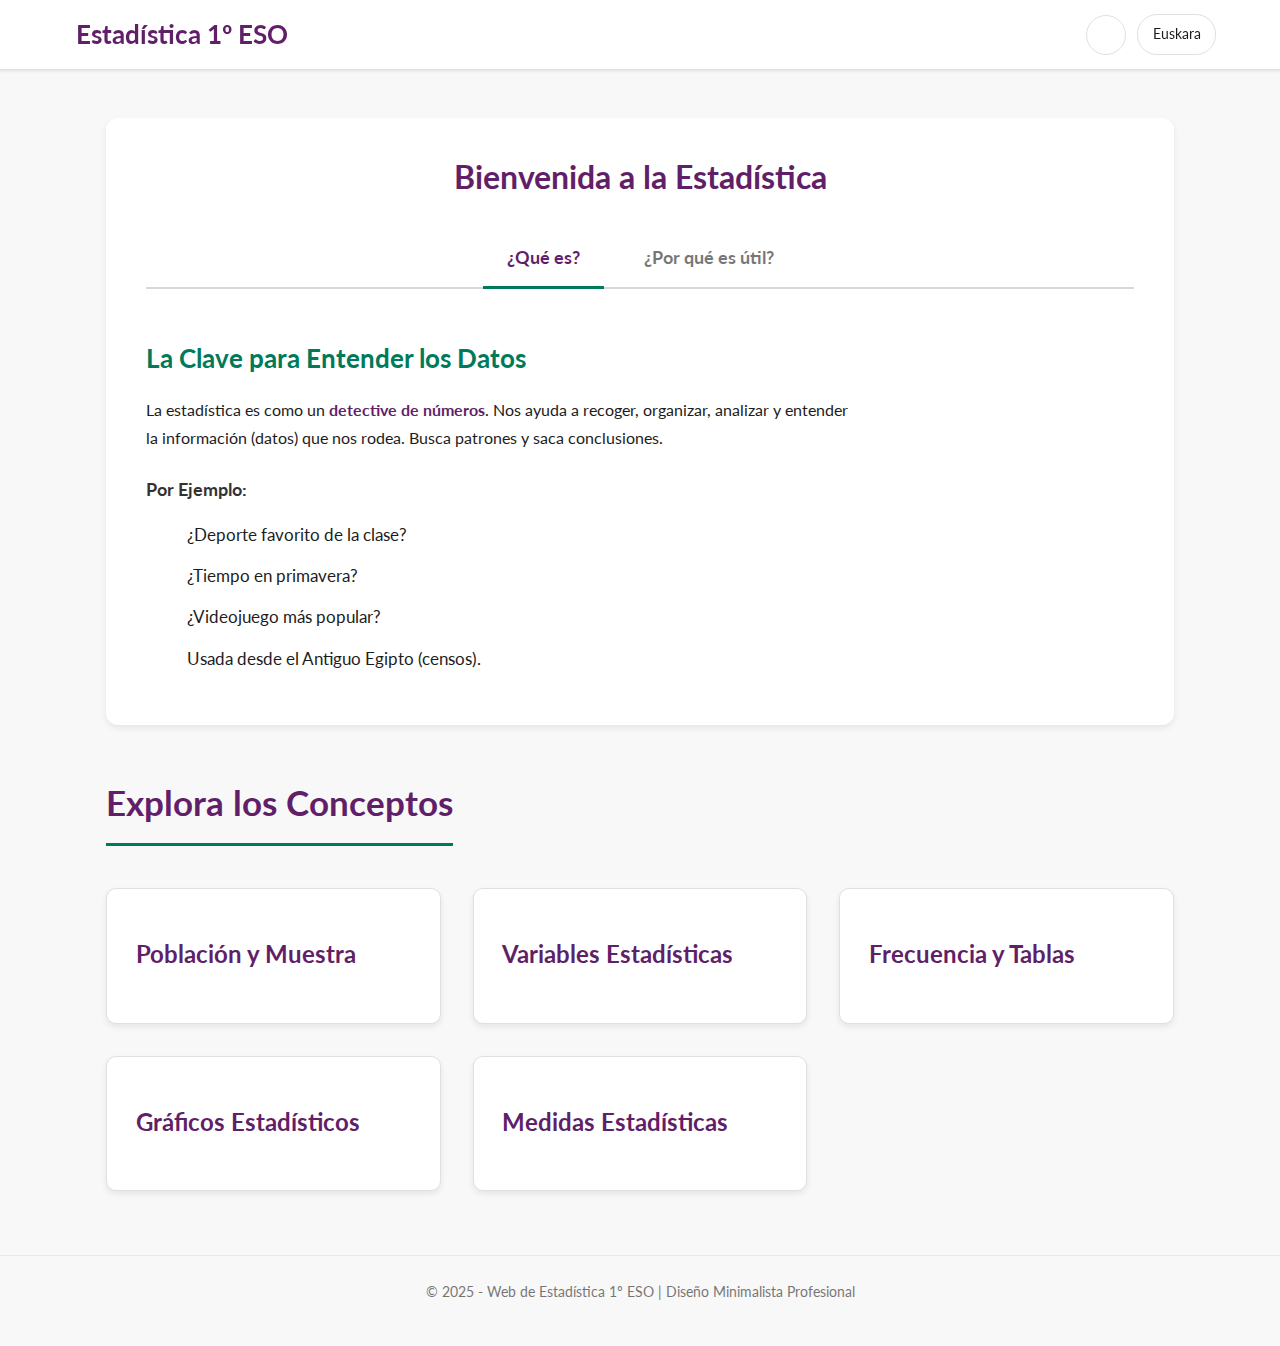
<file: index.html>
<!DOCTYPE html>
<html lang="es">
<head>
    <meta charset="UTF-8">
    <meta name="viewport" content="width=device-width, initial-scale=1.0">
    <title data-lang-es="Estadística 1º ESO - Inicio" data-lang-eu="Estatistika DBH 1 - Hasiera">Estadística 1º ESO - Inicio</title>
    <link rel="stylesheet" href="./css/theme.css">
    <link rel="stylesheet" href="./css/base.css">
    <link rel="stylesheet" href="./css/layout.css">
    <link rel="stylesheet" href="./css/components.css">
    <link rel="stylesheet" href="./css/interactive.css">
    <link rel="stylesheet" href="./css/responsive.css">
    <link rel="preconnect" href="https://fonts.googleapis.com">
    <link rel="preconnect" href="https://fonts.gstatic.com" crossorigin>
    <link href="https://fonts.googleapis.com/css2?family=Lato:wght@300;400;700&display=swap" rel="stylesheet">
    <link rel="stylesheet" href="https://cdnjs.cloudflare.com/ajax/libs/font-awesome/6.5.1/css/all.min.css" integrity="sha512-DTOQO9RWCH3ppGqcWaEA1BIZOC6xxalwEsw9c2QQeAIftl+Vegovlnee1c9QX4TctnWMn13TZye+giMm8e2LwA==" crossorigin="anonymous" referrerpolicy="no-referrer" />
</head>
<body data-theme="light">

    <header>
        <div class="logo">
             <i class="fas fa-calculator"></i>
             <span data-lang-es="Estadística 1º ESO" data-lang-eu="Estatistika DBH 1">Estadística 1º ESO</span>
        </div>
        <nav>
            <button id="theme-toggle" aria-label="Cambiar tema">
                <i class="fas fa-moon"></i> </button>
            <button id="lang-toggle"
                    data-lang-es="Euskara"
                    data-lang-eu="Castellano"
                    aria-label="Cambiar idioma">
                Euskara </button>
        </nav>
    </header>

    <main>
        <section id="intro">
            <div class="intro-container">

                <h2 data-lang-es="Bienvenida a la Estadística" data-lang-eu="Ongi Etorri Estatistikara">Bienvenida a la Estadística</h2>

                <ul class="tabs-nav">
                    <li><a href="#tab-what" class="tab-link active" data-lang-es="¿Qué es?" data-lang-eu="Zer da?">¿Qué es?</a></li>
                    <li><a href="#tab-why" class="tab-link" data-lang-es="¿Por qué es útil?" data-lang-eu="Zergatik da erabilgarria?">¿Por qué es útil?</a></li>
                </ul>

                <div class="tabs-content">

                    <div id="tab-what" class="tab-pane active">
                        <div class="tab-pane-content">
                            <div class="tab-text">
                                <h3 data-lang-es="La Clave para Entender los Datos" data-lang-eu="Datuak Ulertzeko Gakoa">La Clave para Entender los Datos</h3>
                                <p data-lang-es="La estadística es como un <b>detective de números</b>. Nos ayuda a recoger, organizar, analizar y entender la información (datos) que nos rodea. Busca patrones y saca conclusiones."
                                   data-lang-eu="Estatistika <b>zenbakien detektibe</b> baten antzekoa da. Inguratzen gaituen informazioa (datuak) biltzen, antolatzen, aztertzen eta ulertzen laguntzen digu. Patroiak bilatu eta ondorioak lortzen ditu.">
                                   La estadística es como un <b>detective de números</b>. Nos ayuda a recoger, organizar, analizar y entender la información (datos) que nos rodea. Busca patrones y saca conclusiones.
                                </p>
                                <h4 data-lang-es="Por Ejemplo:" data-lang-eu="Adibidez:">Por Ejemplo:</h4>
                                <ul class="icon-list">
                                    <li><i class="fas fa-futbol"></i><span data-lang-es="¿Deporte favorito de la clase?" data-lang-eu="Gelako kirol gustukoena?">¿Deporte favorito de la clase?</span></li>
                                    <li><i class="fas fa-cloud-sun-rain"></i><span data-lang-es="¿Tiempo en primavera?" data-lang-eu="Eguraldia udaberrian?">¿Tiempo en primavera?</span></li>
                                    <li><i class="fas fa-gamepad"></i><span data-lang-es="¿Videojuego más popular?" data-lang-eu="Bideo-joko ezagunena?">¿Videojuego más popular?</span></li>
                                    <li><i class="fas fa-users"></i><span data-lang-es="Usada desde el Antiguo Egipto (censos)." data-lang-eu="Antzinako Egiptotik erabilia (erroldak).">Usada desde el Antiguo Egipto (censos).</span></li>
                                </ul>
                            </div>
                            <div class="tab-visual">
                                <i class="fas fa-search-plus fa-5x subtle-icon"></i> </div>
                        </div>
                    </div>

                    <div id="tab-why" class="tab-pane">
                         <div class="tab-pane-content">
                            <div class="tab-text">
                                <h3 data-lang-es="La Estadística en Tu Día a Día" data-lang-eu="Estatistika Zure Egunerokoan">La Estadística en Tu Día a Día</h3>
                                <p data-lang-es="¡Está en todas partes! Fíjate bien:" data-lang-eu="Nonahi dago! Begiratu ondo:">¡Está en todas partes! Fíjate bien:</p>
                                <div class="usage-grid">
                                    <div class="usage-item"><i class="fas fa-newspaper"></i><span data-lang-es="Noticias" data-lang-eu="Albisteak">Noticias</span></div>
                                    <div class="usage-item"><i class="fas fa-basketball-ball"></i><span data-lang-es="Deportes" data-lang-eu="Kirolak">Deportes</span></div>
                                    <div class="usage-item"><i class="fas fa-share-alt"></i><span data-lang-es="Redes Sociales" data-lang-eu="Sare Sozialak">Redes Sociales</span></div>
                                    <div class="usage-item"><i class="fas fa-flask"></i><span data-lang-es="Ciencia/Medicina" data-lang-eu="Zientzia/Medikuntza">Ciencia/Medicina</span></div>
                                    <div class="usage-item"><i class="fas fa-chart-line"></i><span data-lang-es="Economía" data-lang-eu="Ekonomia">Economía</span></div>
                                    <div class="usage-item"><i class="fas fa-shopping-cart"></i><span data-lang-es="Tus Decisiones" data-lang-eu="Zure Erabakiak">Tus Decisiones</span></div>
                                </div>
                                <h4 data-lang-es="Te ayuda a:" data-lang-eu="Laguntzen dizu:">Te ayuda a:</h4>
                                <ul class="benefits-list">
                                    <li><i class="fas fa-eye"></i><b data-lang-es="Comprender mejor:" data-lang-eu="Hobeto ulertzen:">Comprender mejor:</b> <span data-lang-es="leer gráficos y tablas." data-lang-eu="grafikoak eta taulak irakurtzen ikasi.">leer gráficos y tablas.</span></li>
                                    <li><i class="fas fa-lightbulb"></i><b data-lang-es="Decidir con cabeza:" data-lang-eu="Buruz erabakitzen:">Decidir con cabeza:</b> <span data-lang-es="usar datos para elegir." data-lang-eu="datuak erabiliz erabakiak hartzen.">usar datos para elegir.</span></li>
                                    <li><i class="fas fa-question-circle"></i><b data-lang-es="Ser más crítico:" data-lang-eu="Kritikoagoa izaten:">Ser más crítico:</b> <span data-lang-es="cuestionar la información." data-lang-eu="informazioa zalantzan jartzen.">cuestionar la información.</span></li>
                                    <li><i class="fas fa-puzzle-piece"></i><b data-lang-es="Resolver problemas:" data-lang-eu="Problemak konpontzen:">Resolver problemas:</b> <span data-lang-es="analizar datos de forma ordenada." data-lang-eu="datuak modu ordenatuan aztertzen.">analizar de forma ordenada.</span></li>
                                </ul>
                            </div>
                             <div class="tab-visual">
                                 <i class="fas fa-brain fa-5x subtle-icon"></i> </div>
                        </div>
                    </div>

                </div> </div> </section>

        <section id="subtopics">
            <h2 data-lang-es="Explora los Conceptos" data-lang-eu="Kontzeptuak Lantzen">Explora los Conceptos</h2>
            <div class="cards-container">

                <div class="card">
                    <a href="./pages/poblacion_muestra.html">
                        <div class="card-icon"><i class="fas fa-users"></i></div>
                        <h3 data-lang-es="Población y Muestra" data-lang-eu="Populazioa eta Lagina">Población y Muestra</h3>
                        <div class="summary">
                            <p data-lang-es="<b>Población:</b> ¡El grupo <i>completo</i> que te interesa! (Ej: todos los alumnos de 1º).<br/><b>Muestra:</b> Una <i>parte</i> pequeña que eliges para estudiar (Ej: 20 alumnos al azar).<br/><b>Individuo:</b> Cada <i>elemento</i> (Ej: un alumno)."
                               data-lang-eu="<b>Populazioa:</b> Interesatzen zaizun talde <i>osoa</i>! (Adib: 1. mailako ikasle guztiak).<br/><b>Lagina:</b> Ikertzeko aukeratzen duzun zati <i>txiki</i> bat (Adib: 20 ikasle ausaz).<br/><b>Banakoa:</b> <i>Elementu</i> bakoitza (Adib: ikasle bat).">
                               <b>Población:</b> ¡El grupo <i>completo</i> que te interesa! (Ej: todos los alumnos de 1º).<br/>
                               <b>Muestra:</b> Una <i>parte</i> pequeña que eliges para estudiar (Ej: 20 alumnos al azar).<br/>
                               <b>Individuo:</b> Cada <i>elemento</i> (Ej: un alumno).
                            </p>
                        </div>
                    </a>
                </div>

                <div class="card">
                     <a href="./pages/Variables.html"> <div class="card-icon"><i class="fas fa-tags"></i></div>
                        <h3 data-lang-es="Variables Estadísticas" data-lang-eu="Aldagai Estatistikoak">Variables Estadísticas</h3>
                        <div class="summary">
                            <p data-lang-es="<b>¿Qué estudiamos?</b><br/>• <b>Cualitativas:</b> Describen <i>cualidades</i> (color, sí/no).<br/>• <b>Cuantitativas:</b> Miden <i>cantidades</i> (números).<br/>&nbsp;&nbsp;↳ <b>Discretas:</b> Se <i>cuentan</i> (nº hermanos, goles).<br/>&nbsp;&nbsp;↳ <b>Continuas:</b> Se <i>miden</i> (altura, peso, tiempo)."
                               data-lang-eu="<b>Zer aztertzen dugu?</b><br/>• <b>Kualitatiboak:</b> <i>Ezaugarriak</i> deskribatzen dituzte (kolorea, bai/ez).<br/>• <b>Kuantitatiboak:</b> <i>Kantitateak</i> neurtzen dituzte (zenbakiak).<br/>&nbsp;&nbsp;↳ <b>Diskretuak:</b> <i>Kontatu</i> egiten dira (anai-arreba kop., golak).<br/>&nbsp;&nbsp;↳ <b>Jarraituak:</b> <i>Neurtu</i> egiten dira (altuera, pisua, denbora).">
                               <b>¿Qué estudiamos?</b><br/>
                               • <b>Cualitativas:</b> Describen <i>cualidades</i> (color, sí/no).<br/>
                               • <b>Cuantitativas:</b> Miden <i>cantidades</i> (números).<br/>
                               &nbsp;&nbsp;↳ <b>Discretas:</b> Se <i>cuentan</i> (nº hermanos, goles).<br/>
                               &nbsp;&nbsp;↳ <b>Continuas:</b> Se <i>miden</i> (altura, peso, tiempo).
                            </p>
                        </div>
                    </a>
                </div>

                <div class="card">
                    <a href="./pages/frecuencias.html"> <div class="card-icon"><i class="fas fa-table-list"></i></div>
                        <h3 data-lang-es="Frecuencia y Tablas" data-lang-eu="Maiztasuna eta Taulak">Frecuencia y Tablas</h3>
                        <div class="summary">
                            <p data-lang-es="<b>¿Cuántas veces?</b><br/>• <b>Absoluta (fi):</b> Cuántas veces <i>exactas</i> aparece algo.<br/>• <b>Relativa (hi):</b> Qué <i>proporción</i> del total representa.<br/>• <b>Acumuladas (Fi, Hi):</b> Cuántos hay <i>hasta</i> ese valor.<br/>• <b>Porcentaje (%):</b> La proporción × 100.<br/>¡Todo ordenado en <b>Tablas</b>!"
                               data-lang-eu="<b>Zenbat aldiz?</b><br/>• <b>Absolutua (fi):</b> Zerbait <i>zehazki</i> zenbat aldiz agertzen den.<br/>• <b>Erlatiboa (hi):</b> Guztizkoaren zer <i>proportzio</i> den.<br/>• <b>Metatuak (Fi, Hi):</b> Zenbat dauden balio horretara <i>arte</i>.<br/>• <b>Ehunekoa (%):</b> Proportzioa × 100.<br/>Dena <b>Tauletan</b> antolatuta!">
                               <b>¿Cuántas veces?</b><br/>
                               • <b>Absoluta (fi):</b> Cuántas veces <i>exactas</i> aparece algo.<br/>
                               • <b>Relativa (hi):</b> Qué <i>proporción</i> del total representa.<br/>
                               • <b>Acumuladas (Fi, Hi):</b> Cuántos hay <i>hasta</i> ese valor.<br/>
                               • <b>Porcentaje (%):</b> La proporción × 100.<br/>
                               ¡Todo ordenado en <b>Tablas</b>!
                            </p>
                        </div>
                    </a>
                </div>

                <div class="card">
                    <a href="./pages/graficos.html"> <div class="card-icon"><i class="fas fa-chart-bar"></i></div>
                        <h3 data-lang-es="Gráficos Estadísticos" data-lang-eu="Grafiko Estatistikoak">Gráficos Estadísticos</h3>
                        <div class="summary">
                            <p data-lang-es="<b>¡Dibuja tus datos!</b><br/>• <b>Barras:</b> Ideal para <i>comparar</i> cantidades (¿quién tiene más?). Barras separadas.<br/>• <b>Sectores (Tarta):</b> Perfecto para ver <i>porciones</i> del total (¿qué parte es cada categoría?)."
                               data-lang-eu="<b>Marraztu zure datuak!</b><br/>• <b>Barrak:</b> Kantitateak <i>konparatzeko</i> aproposa (nork du gehiago?). Barra bereiziak.<br/>• <b>Sektoreak (Tarta):</b> Guztizkoaren <i>zatiak</i> ikusteko perfektua (zer zati da kategoria bakoitza?).">
                               <b>¡Dibuja tus datos!</b><br/>
                               • <b>Barras:</b> Ideal para <i>comparar</i> cantidades (¿quién tiene más?). Barras separadas.<br/>
                               • <b>Sectores (Tarta):</b> Perfecto para ver <i>porciones</i> del total (¿qué parte es cada categoría?).
                           </p>
                        </div>
                    </a>
                </div>

                 <div class="card">
                     <a href="./pages/medidas.html"> <div class="card-icon"><i class="fas fa-eye"></i></div>
                        <h3 data-lang-es="Medidas Estadísticas" data-lang-eu="Neurri Estatistikoak">Medidas Estadísticas</h3>
                        <div class="summary">
                            <p data-lang-es="<b>Números resumen:</b><br/>• <b>Media (x̄):</b> El <i>promedio</i> de todos los datos.<br/>• <b>Mediana (Me):</b> El valor que está <i>justo en medio</i> (datos ordenados).<br/>• <b>Moda (Mo):</b> El valor que <i>más se repite</i>.<br/>• <b>Rango:</b> Diferencia entre el <i>máximo</i> y el <i>mínimo</i>."
                               data-lang-eu="<b>Zenbakizko laburpenak:</b><br/>• <b>Batezbestekoa (x̄):</b> Datu guztien <i>promedioa</i>.<br/>• <b>Mediana (Me):</b> <i>Erdian</i> dagoen balioa (datuak ordenatuta).<br/>• <b>Moda (Mo):</b> Gehien <i>errepikatzen</i> den balioa.<br/>• <b>Heina:</b> <i>Maximoaren</i> eta <i>minimoaren</i> arteko aldea.">
                                <b>Números resumen:</b><br/>
                                • <b>Media (x̄):</b> El <i>promedio</i> de todos los datos.<br/>
                                • <b>Mediana (Me):</b> El valor que está <i>justo en medio</i> (datos ordenados).<br/>
                                • <b>Moda (Mo):</b> El valor que <i>más se repite</i>.<br/>
                                • <b>Rango:</b> Diferencia entre el <i>máximo</i> y el <i>mínimo</i>.
                            </p>
                        </div>
                    </a>
                </div>

            </div> </section>

    </main>

    <footer>
        <p data-lang-es="© 2025 - Web de Estadística 1º ESO | Diseño Minimalista Profesional" data-lang-eu="© 2025 - Estatistika DBH 1 Webgunea | Diseinu Minimalista Profesionala">© 2025 - Web de Estadística 1º ESO | Diseño Minimalista Profesional</p>
    </footer>

    <script src="./js/theme.js"></script>
    <script src="./js/language.js"></script>
    <script src="./js/uiComponents.js"></script>
    <script src="./js/interactive-tools.js"></script>
    <script src="./js/main.js"></script>

</body>
</html>
</file>
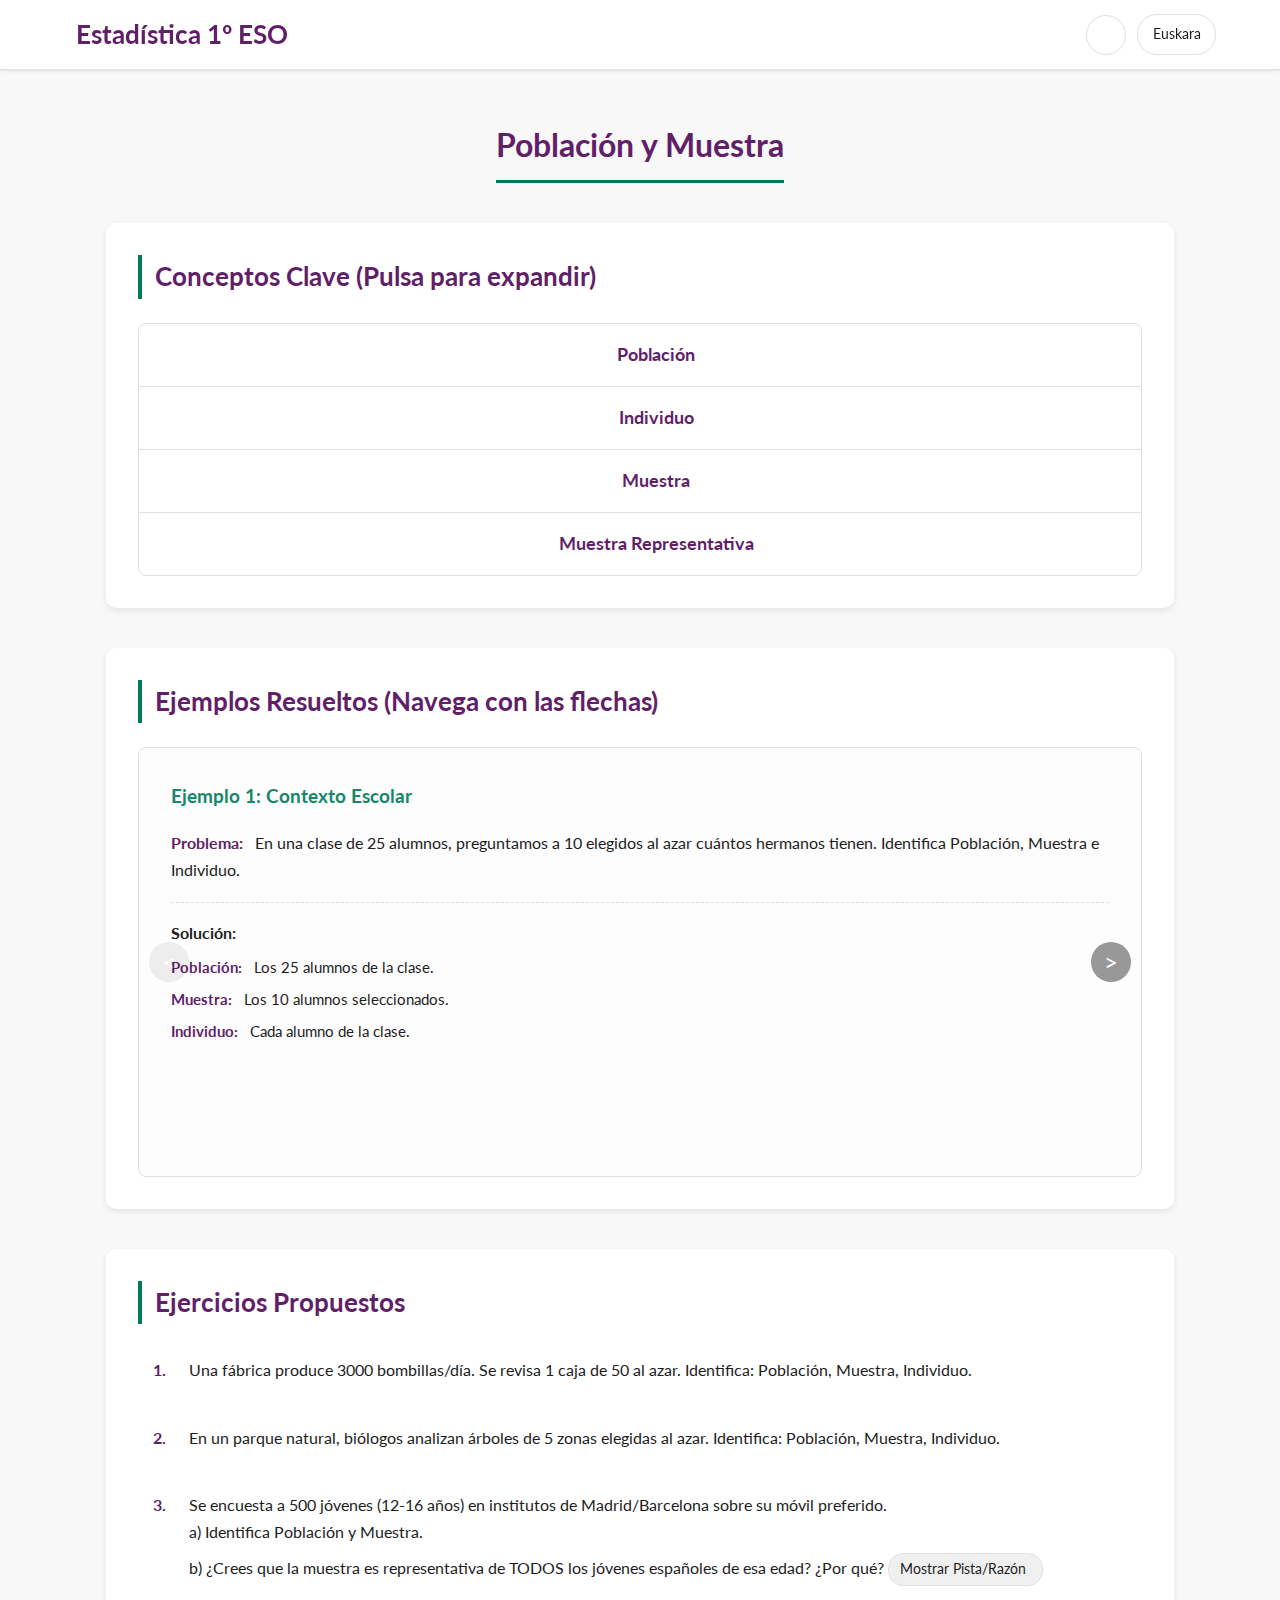
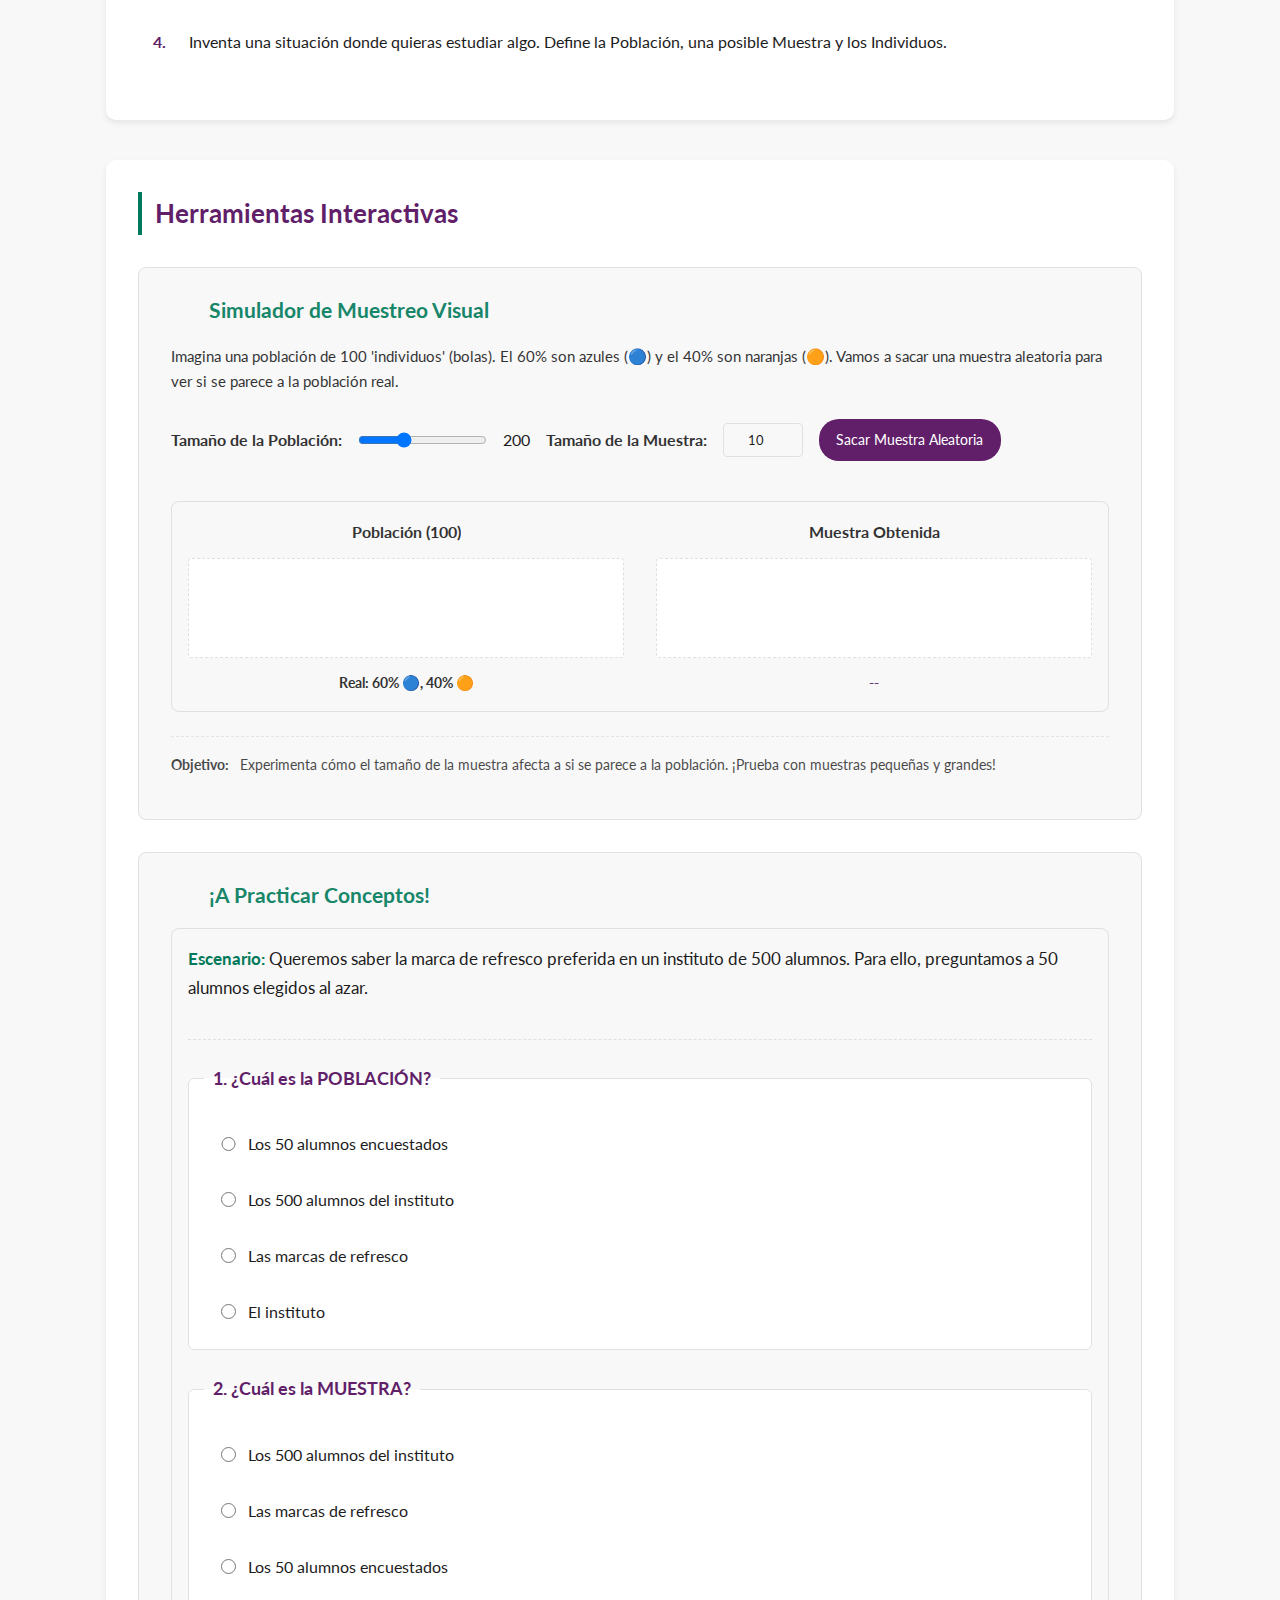
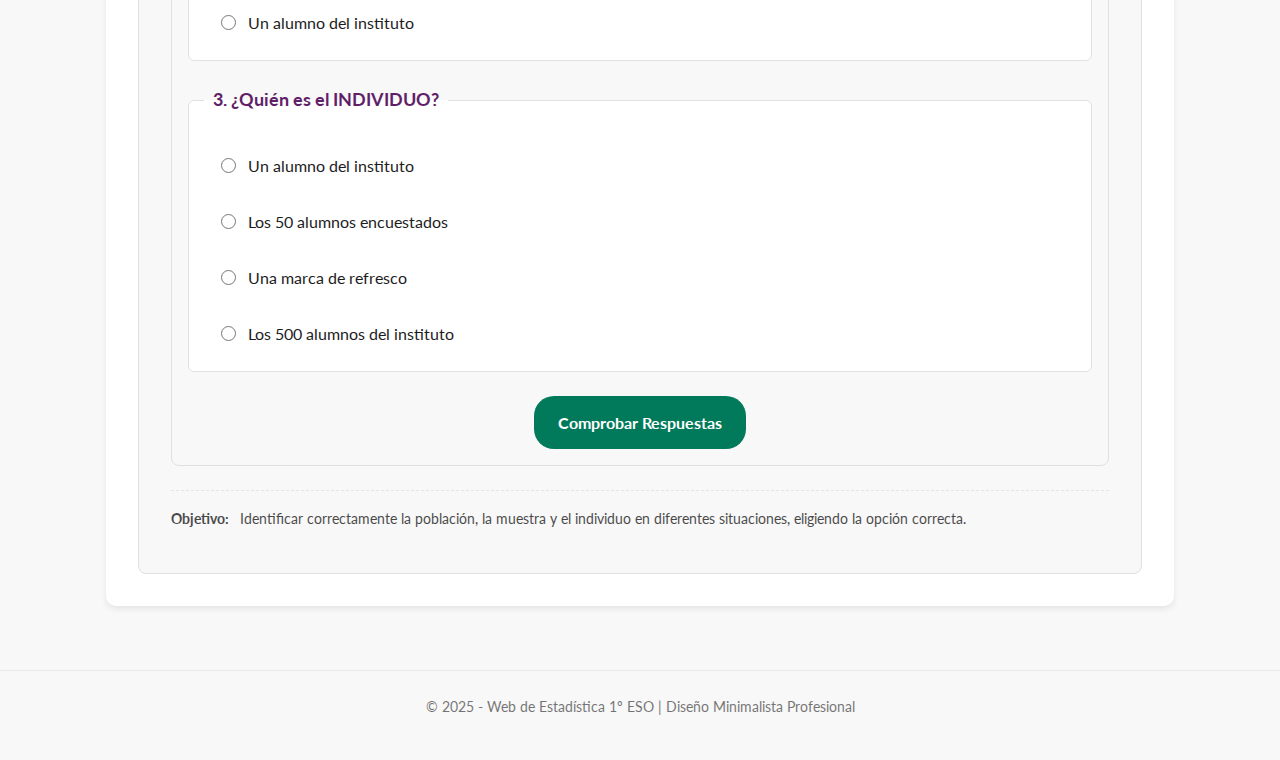
<file: pages/poblacion_muestra.html>
<!DOCTYPE html>
<html lang="es">
<head>
    <meta charset="UTF-8">
    <meta name="viewport" content="width=device-width, initial-scale=1.0">
    <title data-lang-es="Estadística 1º ESO - Población y Muestra" data-lang-eu="Estatistika DBH 1 - Populazioa eta Lagina">Estadística 1º ESO - Población y Muestra</title>
    <link rel="stylesheet" href="../css/theme.css">
    <link rel="stylesheet" href="../css/base.css">
    <link rel="stylesheet" href="../css/layout.css">
    <link rel="stylesheet" href="../css/components.css">
    <link rel="stylesheet" href="../css/interactive.css">
    <link rel="stylesheet" href="../css/responsive.css">
    <link rel="preconnect" href="https://fonts.googleapis.com">
    <link rel="preconnect" href="https://fonts.gstatic.com" crossorigin>
    <link href="https://fonts.googleapis.com/css2?family=Lato:wght@300;400;700&display=swap" rel="stylesheet">
    <link rel="stylesheet" href="https://cdnjs.cloudflare.com/ajax/libs/font-awesome/6.5.1/css/all.min.css" integrity="sha512-DTOQO9RWCH3ppGqcWaEA1BIZOC6xxalwEsw9c2QQeAIftl+Vegovlnee1c9QX4TctnWMn13TZye+giMm8e2LwA==" crossorigin="anonymous" referrerpolicy="no-referrer" />
</head>
<body data-theme="light">

    <header>
        <div class="logo">
             <i class="fas fa-calculator"></i>
             <a href="../index.html" class="home-link" data-lang-es="Estadística 1º ESO" data-lang-eu="Estatistika DBH 1">
                 <span data-lang-es="Estadística 1º ESO" data-lang-eu="Estatistika DBH 1">Estadística 1º ESO</span>
             </a>
        </div>
        <nav>
            <button id="theme-toggle" aria-label="Cambiar tema">
                <i class="fas fa-moon"></i>
            </button>
            <button id="lang-toggle"
                    data-lang-es="Euskara"
                    data-lang-eu="Castellano"
                    aria-label="Cambiar idioma">
                Euskara
            </button>
        </nav>
    </header>

    <main>
        <h2 class="page-title" data-lang-es="Población y Muestra" data-lang-eu="Populazioa eta Lagina">Población y Muestra</h2>

        <section class="content-section">
            <h3 data-lang-es="Conceptos Clave (Pulsa para expandir)" data-lang-eu="Kontzeptu Garrantzitsuak (Zabaltzeko sakatu)">Conceptos Clave (Pulsa para expandir)</h3>
            <div class="accordion">
                <div class="accordion-item">
                    <button class="accordion-header" aria-expanded="false">
                        <i class="fas fa-globe-americas icon-concept"></i>
                        <span data-lang-es="Población" data-lang-eu="Populazioa">Población</span>
                        <i class="fas fa-chevron-down icon-toggle"></i>
                    </button>
                    <div class="accordion-content">
                        <p data-lang-es='Es el conjunto <b>completo</b> de todos los elementos (personas, objetos...) con una característica común que queremos estudiar. Es nuestro "universo".'
                           data-lang-eu='Aztertu nahi dugun ezaugarri komun bat duten elementu (pertsonak, objektuak...) guztien multzo <b>osoa</b> da. Gure "unibertsoa" da.'>
                           Es el conjunto <b>completo</b> de todos los elementos (personas, objetos...) con una característica común que queremos estudiar. Es nuestro "universo".
                        </p>
                        <p class="example"><em data-lang-es="Ej: Todos los alumnos de 1º ESO de un instituto." data-lang-eu="Adib: Institutu bateko DBH 1eko ikasle guztiak.">Ej: Todos los alumnos de 1º ESO de un instituto.</em></p>
                    </div>
                </div>
                <div class="accordion-item">
                    <button class="accordion-header" aria-expanded="false">
                        <i class="fas fa-user icon-concept"></i>
                        <span data-lang-es="Individuo" data-lang-eu="Banakoa">Individuo</span>
                        <i class="fas fa-chevron-down icon-toggle"></i>
                    </button>
                    <div class="accordion-content">
                         <p data-lang-es="Es <b>cada uno</b> de los elementos que forman la población."
                            data-lang-eu="Populazioa osatzen duten elementuetako <b>bakoitza</b> da.">
                            Es <b>cada uno</b> de los elementos que forman la población.
                         </p>
                         <p class="example"><em data-lang-es="Ej: Un alumno de 1º ESO de ese instituto." data-lang-eu="Adib: Institutu horretako DBH 1eko ikasle bat.">Ej: Un alumno de 1º ESO de ese instituto.</em></p>
                    </div>
                </div>
                 <div class="accordion-item">
                    <button class="accordion-header" aria-expanded="false">
                        <i class="fas fa-users-viewfinder icon-concept"></i>
                        <span data-lang-es="Muestra" data-lang-eu="Lagina">Muestra</span>
                        <i class="fas fa-chevron-down icon-toggle"></i>
                    </button>
                     <div class="accordion-content">
                        <p data-lang-es="Es una <b>parte</b> o subconjunto que seleccionamos de la población para estudiarla. Se usa porque estudiar a toda la población puede ser imposible o muy costoso."
                           data-lang-eu="Populaziotik aztertzeko hautatzen dugun <b>zati</b> edo azpimultzo bat da. Populazio osoa aztertzea ezinezkoa edo oso garestia izan daitekeelako erabiltzen da.">
                           Es una <b>parte</b> o subconjunto que seleccionamos de la población para estudiarla. Se usa porque estudiar a toda la población puede ser imposible o muy costoso.
                        </p>
                        <p class="example"><em data-lang-es="Ej: Elegir 20 alumnos al azar para medir su estatura." data-lang-eu="Adib: 20 ikasle ausaz aukeratzea haien altuera neurtzeko.">Ej: Elegir 20 alumnos al azar para medir su estatura.</em></p>
                    </div>
                </div>
                 <div class="accordion-item">
                     <button class="accordion-header" aria-expanded="false">
                        <i class="fas fa-check-circle icon-concept"></i>
                        <span data-lang-es="Muestra Representativa" data-lang-eu="Lagin Adierazgarria">Muestra Representativa</span>
                        <i class="fas fa-chevron-down icon-toggle"></i>
                    </button>
                    <div class="accordion-content">
                         <p data-lang-es="Para que lo que descubras en la muestra sirva para <i>toda</i> la población, la muestra debe <b>parecerse</b> a ella. La mejor forma es elegirla <b>al azar</b>."
                            data-lang-eu="Laginetik ondorioztatzen duzunak populazio <i>osorako</i> balio dezan, laginak haren <b>antza</b> izan behar du. Modurik onena <b>ausaz</b> aukeratzea da.">
                             Para que lo que descubras en la muestra sirva para <i>toda</i> la población, la muestra debe <b>parecerse</b> a ella. La mejor forma es elegirla <b>al azar</b>.
                        </p>
                        <p class="example"><strong data-lang-es="¡Ojo! Ejemplo NO representativo:" data-lang-eu="Kontuz! Adibide EZ adierazgarria:">¡Ojo! Ejemplo NO representativo:</strong> <em data-lang-es="Elegir solo jugadores de baloncesto para saber la altura media (serán más altos)."
                                             data-lang-eu="Saskibaloi jokalariak bakarrik aukeratzea batez besteko altuera jakiteko (altuagoak izango dira).">
                                             Elegir solo jugadores de baloncesto para saber la altura media (serán más altos).</em>
                        </p>
                        <p class="key-takeaway" data-lang-es="<b>Importante:</b> La forma de elegir la muestra afecta mucho a si tus conclusiones serán correctas para toda la población."
                                            data-lang-eu="<b>Garrantzitsua:</b> Lagina aukeratzeko moduak eragina du zure ondorioak populazio osoari aplika dakizkiokeen ala ez erabakitzeko.">
                            <b>Importante:</b> La forma de elegir la muestra afecta mucho a si tus conclusiones serán correctas para toda la población.
                        </p>
                    </div>
                 </div>
            </div> </section>

        <section class="content-section">
            <h3 data-lang-es="Ejemplos Resueltos (Navega con las flechas)" data-lang-eu="Adibide Ebatziak (Nabigatu geziekin)">Ejemplos Resueltos (Navega con las flechas)</h3>
            <div class="carousel-container">
                <div class="carousel-wrapper">
                    <div class="carousel-slide">
                        <div class="example-solved">
                            <h4 data-lang-es="Ejemplo 1: Contexto Escolar" data-lang-eu="1. Adibidea: Eskola Testuingurua">Ejemplo 1: Contexto Escolar</h4>
                             <p><strong data-lang-es="Problema:" data-lang-eu="Arazoa:">Problema:</strong> <span data-lang-es="En una clase de 25 alumnos, preguntamos a 10 elegidos al azar cuántos hermanos tienen. Identifica Población, Muestra e Individuo." data-lang-eu="25 ikasleko gela batean, ausaz aukeratutako 10i zenbat anai-arreba dituzten galdetzen diegu. Identifikatu Populazioa, Lagina eta Banakoa.">En una clase de 25 alumnos, preguntamos a 10 elegidos al azar cuántos hermanos tienen. Identifica Población, Muestra e Individuo.</span></p>
                            <div class="solution">
                                <strong data-lang-es="Solución:" data-lang-eu="Ebazpena:">Solución:</strong>
                                <ul>
                                    <li><span data-lang-es="Población:" data-lang-eu="Populazioa:">Población:</span> <span data-lang-es="Los 25 alumnos de la clase." data-lang-eu="Gelako 25 ikasleak.">Los 25 alumnos de la clase.</span></li>
                                    <li><span data-lang-es="Muestra:" data-lang-eu="Lagina:">Muestra:</span> <span data-lang-es="Los 10 alumnos seleccionados." data-lang-eu="Aukeratutako 10 ikasleak.">Los 10 alumnos seleccionados.</span></li>
                                    <li><span data-lang-es="Individuo:" data-lang-eu="Banakoa:">Individuo:</span> <span data-lang-es="Cada alumno de la clase." data-lang-eu="Gelako ikasle bakoitza.">Cada alumno de la clase.</span></li>
                                </ul>
                            </div>
                        </div>
                    </div>
                    <div class="carousel-slide">
                        <div class="example-solved">
                           <h4 data-lang-es="Ejemplo 2: Contexto Local" data-lang-eu="2. Adibidea: Tokiko Testuingurua">Ejemplo 2: Contexto Local</h4>
                            <p><strong data-lang-es="Problema:" data-lang-eu="Arazoa:">Problema:</strong> <span data-lang-es="Un pueblo de 2500 habitantes. El ayuntamiento encuesta por teléfono a 150 vecinos al azar sobre la limpieza. Identifica Población, Muestra e Individuo." data-lang-eu="2500 biztanleko herri bat. Udalak ausaz aukeratutako 150 bizilaguni telefonoz inkesta egiten die garbiketari buruz. Identifikatu Populazioa, Lagina eta Banakoa.">Un pueblo de 2500 habitantes. El ayuntamiento encuesta por teléfono a 150 vecinos al azar sobre la limpieza. Identifica Población, Muestra e Individuo.</span></p>
                           <div class="solution">
                               <strong data-lang-es="Solución:" data-lang-eu="Ebazpena:">Solución:</strong>
                               <ul>
                                   <li><span data-lang-es="Población:" data-lang-eu="Populazioa:">Población:</span> <span data-lang-es="Los 2500 habitantes del pueblo." data-lang-eu="Herriko 2500 biztanleak.">Los 2500 habitantes del pueblo.</span></li>
                                   <li><span data-lang-es="Muestra:" data-lang-eu="Lagina:">Muestra:</span> <span data-lang-es="Los 150 vecinos encuestados." data-lang-eu="Inkestatutako 150 bizilagunak.">Los 150 vecinos encuestados.</span></li>
                                   <li><span data-lang-es="Individuo:" data-lang-eu="Banakoa:">Individuo:</span> <span data-lang-es="Cada habitante del pueblo." data-lang-eu="Herriko biztanle bakoitza.">Cada habitante del pueblo.</span></li>
                               </ul>
                           </div>
                       </div>
                    </div>
                    <div class="carousel-slide">
                        <div class="example-solved non-representative">
                           <h4 data-lang-es="Ejemplo 3: Muestra NO Representativa" data-lang-eu="3. Adibidea: Lagin EZ Adierazgarria">Ejemplo 3: Muestra NO Representativa</h4>
                            <p><strong data-lang-es="Problema:" data-lang-eu="Arazoa:">Problema:</strong> <span data-lang-es="Para saber si los alumnos de un instituto (ESO y Bach.) prefieren empezar más tarde, se encuesta SOLO a los de Bach. que hacen extraescolares por la tarde. ¿Por qué no es representativa?" data-lang-eu="Institutu bateko ikasleek (DBH eta Batx.) beranduago hastea nahiago duten jakiteko, arratsaldean eskolaz kanpoko ekintzak egiten dituzten jakiteko Batxilergokoei BAKARRIK egiten zaie inkesta. Zergatik ez da adierazgarria?">Para saber si los alumnos de un instituto (ESO y Bach.) prefieren empezar más tarde, se encuesta SOLO a los de Bach. que hacen extraescolares por la tarde. ¿Por qué no es representativa?</span></p>
                           <div class="solution">
                               <strong data-lang-es="Solución:" data-lang-eu="Ebazpena:">Solución:</strong>
                                <p data-lang-es="La <b>Población</b> son TODOS los alumnos (ESO y Bach.). La <b>Muestra</b> son solo los de Bach. con extraescolares." data-lang-eu="<b>Populazioa</b> ikasle GUZTIAK dira (DBH eta Batx.). <b>Lagina</b> eskolaz kanpokoak egiten dituzten Batxilergokoak baino ez dira.">La <b>Población</b> son TODOS los alumnos (ESO y Bach.). La <b>Muestra</b> son solo los de Bach. con extraescolares.</p>
                                <p><strong data-lang-es="No es representativa porque:" data-lang-eu="Ez da adierazgarria zeren:">No es representativa porque:</strong></p>
                               <ul>
                                   <li><i class="fas fa-times-circle"></i><span data-lang-es="Excluye a toda la ESO." data-lang-eu="DBH osoa baztertzen du.">Excluye a toda la ESO.</span></li>
                                    <li><i class="fas fa-times-circle"></i><span data-lang-es="Excluye a alumnos de Bach. sin extraescolares." data-lang-eu="Eskolaz kanpokorik gabeko Batxilergoko ikasleak baztertzen ditu.">Excluye a alumnos de Bach. sin extraescolares.</span></li>
                                    <li><i class="fas fa-user-clock"></i><span data-lang-es="Este grupo podría tener una opinión distinta (querer acabar antes)." data-lang-eu="Talde honek iritzi desberdina izan lezake (lehenago amaitu nahi izatea).">Este grupo podría tener una opinión distinta (querer acabar antes).</span></li>
                               </ul>
                           </div>
                       </div>
                    </div>
                </div> <button class="carousel-button prev" aria-label="Anterior">&lt;</button>
                <button class="carousel-button next" aria-label="Siguiente">&gt;</button>
            </div> </section>

         <section class="content-section">
            <h3 data-lang-es="Ejercicios Propuestos" data-lang-eu="Proposatutako Ariketak">Ejercicios Propuestos</h3>
            <ol class="exercises-list">
                 <li><span data-lang-es="Una fábrica produce 3000 bombillas/día. Se revisa 1 caja de 50 al azar. Identifica: Población, Muestra, Individuo."
                    data-lang-eu="Fabrika batek 3000 bonbilla/egun ekoizten ditu. Ausaz 50eko kaxa bat berrikusten da. Identifikatu: Populazioa, Lagina, Banakoa.">
                    Una fábrica produce 3000 bombillas/día. Se revisa 1 caja de 50 al azar. Identifica: Población, Muestra, Individuo.</span>
                </li>
                 <li><span data-lang-es="En un parque natural, biólogos analizan árboles de 5 zonas elegidas al azar. Identifica: Población, Muestra, Individuo."
                    data-lang-eu="Parke natural batean, biologoek ausaz aukeratutako 5 gunetako zuhaitzak aztertzen dituzte. Identifikatu: Populazioa, Lagina, Banakoa.">
                    En un parque natural, biólogos analizan árboles de 5 zonas elegidas al azar. Identifica: Población, Muestra, Individuo.</span>
                </li>
                 <li>
                    <span data-lang-es="Se encuesta a 500 jóvenes (12-16 años) en institutos de Madrid/Barcelona sobre su móvil preferido."
                          data-lang-eu="Madril/Bartzelonako institutuetan 500 gazteri (12-16 urte) inkesta egiten zaie mugikor gustukoenari buruz.">
                           Se encuesta a 500 jóvenes (12-16 años) en institutos de Madrid/Barcelona sobre su móvil preferido.
                    </span><br/>
                    <span data-lang-es="a) Identifica Población y Muestra." data-lang-eu="a) Identifikatu Populazioa eta Lagina.">a) Identifica Población y Muestra.</span><br/>
                    <span data-lang-es="b) ¿Crees que la muestra es representativa de TODOS los jóvenes españoles de esa edad? ¿Por qué?"
                          data-lang-eu="b) Lagina adin horretako gazte espainiar GUZTIEN adierazgarria dela uste duzu? Zergatik?">
                          b) ¿Crees que la muestra es representativa de TODOS los jóvenes españoles de esa edad? ¿Por qué?</span>
                    <button class="toggle-hint-button" data-target="hint-ex3b" aria-expanded="false">
                        <span data-lang-es="Mostrar Pista/Razón" data-lang-eu="Pista/Arrazoia Erakutsi" data-lang-es-hide="Ocultar Pista/Razón" data-lang-eu-hide="Pista/Arrazoia Ezkutatu">Mostrar Pista/Razón</span> <i class="fas fa-chevron-down"></i>
                    </button>
                    <div id="hint-ex3b" class="hint-content">
                        <p data-lang-es="<b>Pista:</b> Piensa si jóvenes de otras ciudades o que no van a esos institutos podrían tener opiniones diferentes. La muestra solo cubre Madrid y Barcelona, no toda España."
                           data-lang-eu="<b>Pista:</b> Pentsatu beste hiri batzuetako edo institutu horietara joaten ez diren gazteek iritzi desberdinak izan ditzaketen. Laginak Madril eta Bartzelona bakarrik hartzen ditu, ez Espainia osoa.">
                           <b>Pista:</b> Piensa si jóvenes de otras ciudades o que no van a esos institutos podrían tener opiniones diferentes. La muestra solo cubre Madrid y Barcelona, no toda España.
                        </p>
                    </div>
                </li>
                 <li><span data-lang-es="Inventa una situación donde quieras estudiar algo. Define la Población, una posible Muestra y los Individuos."
                    data-lang-eu="Asmatu zerbait aztertu nahi duzun egoera bat. Definitu Populazioa, Lagin posible bat eta Banakoak.">
                     Inventa una situación donde quieras estudiar algo. Define la Población, una posible Muestra y los Individuos.</span>
                 </li>
            </ol>
        </section>

        <section class="content-section">
            <h3 data-lang-es="Herramientas Interactivas" data-lang-eu="Tresna Interaktiboak">Herramientas Interactivas</h3>

            <div class="interactive-tool card-style">
                <h4><i class="fas fa-magic"></i><span data-lang-es="Simulador de Muestreo Visual" data-lang-eu="Laginketa Bisualaren Simulagailua">Simulador de Muestreo Visual</span></h4>
                <p data-lang-es="Imagina una población de 100 'individuos' (bolas). El 60% son azules (🔵) y el 40% son naranjas (🟠). Vamos a sacar una muestra aleatoria para ver si se parece a la población real."
                   data-lang-eu="Imajinatu 100 'banako' (bola) dituen populazio bat. %60 urdinak dira (🔵) eta %40 laranjak (🟠). Ausazko lagin bat aterako dugu ea benetako populazioaren antza duen ikusteko."
                   class="tool-description">
                   Imagina una población de 100 'individuos' (bolas). El 60% son azules (🔵) y el 40% son naranjas (🟠). Vamos a sacar una muestra aleatoria para ver si se parece a la población real.
                </p>
                <div class="simulator-controls">
                    <label for="population-size-input" data-lang-es="Tamaño de la Población:" data-lang-eu="Populazioaren Tamaina:">Tamaño de la Población:</label>
                    <input type="range" id="population-size-input" value="200" min="100" max="400" step="50">
                    <span id="population-size-display">200</span>

                    <label for="sample-size-input" data-lang-es="Tamaño de la Muestra:" data-lang-eu="Laginaren Tamaina:">Tamaño de la Muestra:</label>
                    <input type="number" id="sample-size-input" value="10" min="1" max="100">
                    <button id="take-sample-button" data-lang-es="Sacar Muestra Aleatoria" data-lang-eu="Ausazko Lagina Atera">Sacar Muestra Aleatoria</button>
                </div>
                <div class="simulator-visuals">
                    <div class="population-area">
                        <strong data-lang-es="Población (100)" data-lang-eu="Populazioa (100)">Población (100)</strong>
                        <div id="population-display" class="dot-container">
                            </div>
                         <div class="population-info" data-lang-es="Real: 60% 🔵, 40% 🟠" data-lang-eu="Erreala: %60 🔵, %40 🟠">Real: 60% 🔵, 40% 🟠</div>
                    </div>
                    <div class="sample-area">
                        <strong data-lang-es="Muestra Obtenida" data-lang-eu="Lortutako Lagina">Muestra Obtenida</strong>
                        <div id="sample-display" class="dot-container">
                            </div>
                        <div id="sample-info" class="sample-results">--</div>
                    </div>
                </div>
                <p class="tool-objective">
                    <strong data-lang-es="Objetivo:" data-lang-eu="Helburua:">Objetivo:</strong>
                    <span data-lang-es="Experimenta cómo el tamaño de la muestra afecta a si se parece a la población. ¡Prueba con muestras pequeñas y grandes!"
                          data-lang-eu="Esperimentatu laginaren tamainak populazioaren antza izateari nola eragiten dion. Probatu lagin txiki eta handiekin!">
                          Experimenta cómo el tamaño de la muestra afecta a si se parece a la población. ¡Prueba con muestras pequeñas y grandes!
                    </span>
                </p>
            </div>

            <div class="interactive-tool card-style">
                <h4><i class="fas fa-question-circle"></i><span data-lang-es="¡A Practicar Conceptos!" data-lang-eu="Kontzeptuak Praktikatzera!">¡A Practicar Conceptos!</span></h4>
                 <div id="quiz-area">
                    <div class="quiz-scenario">
                        <p><strong data-lang-es="Escenario:" data-lang-eu="Eszenatokia:">Escenario:</strong>
                           <span id="quiz-scenario-text"
                                 data-lang-es="Queremos saber la marca de refresco preferida en un instituto de 500 alumnos. Para ello, preguntamos a 50 alumnos elegidos al azar."
                                 data-lang-eu="500 ikasleko institutu batean freskagarri marka gustukoena jakin nahi dugu. Horretarako, ausaz aukeratutako 50 ikasleri galdetzen diegu.">
                                 Queremos saber la marca de refresco preferida en un instituto de 500 alumnos. Para ello, preguntamos a 50 alumnos elegidos al azar.
                            </span></p>
                    </div>
                    <form id="quiz-form">
                        <div class="quiz-questions-mc">
                            <fieldset class="quiz-question-mc">
                                <legend data-lang-es="1. ¿Cuál es la POBLACIÓN?" data-lang-eu="1. Zein da POPULAZIOA?">1. ¿Cuál es la POBLACIÓN?</legend>
                                <div class="quiz-options">
                                    <div class="quiz-option">
                                        <input type="radio" id="q1-opt1" name="quiz-poblacion" value="50 alumnos">
                                        <label for="q1-opt1" data-lang-es="Los 50 alumnos encuestados" data-lang-eu="Inkestatutako 50 ikasleak">Los 50 alumnos encuestados</label>
                                    </div>
                                    <div class="quiz-option">
                                        <input type="radio" id="q1-opt2" name="quiz-poblacion" value="500 alumnos">
                                        <label for="q1-opt2" data-lang-es="Los 500 alumnos del instituto" data-lang-eu="Institutuko 500 ikasleak">Los 500 alumnos del instituto</label> </div>
                                    <div class="quiz-option">
                                        <input type="radio" id="q1-opt3" name="quiz-poblacion" value="Marcas de refresco">
                                        <label for="q1-opt3" data-lang-es="Las marcas de refresco" data-lang-eu="Freskagarri markak">Las marcas de refresco</label>
                                    </div>
                                    <div class="quiz-option">
                                        <input type="radio" id="q1-opt4" name="quiz-poblacion" value="El instituto">
                                        <label for="q1-opt4" data-lang-es="El instituto" data-lang-eu="Institutua">El instituto</label>
                                    </div>
                                </div>
                            </fieldset>
                            <fieldset class="quiz-question-mc">
                                <legend data-lang-es="2. ¿Cuál es la MUESTRA?" data-lang-eu="2. Zein da LAGINA?">2. ¿Cuál es la MUESTRA?</legend>
                                <div class="quiz-options">
                                    <div class="quiz-option">
                                        <input type="radio" id="q2-opt1" name="quiz-muestra" value="500 alumnos">
                                        <label for="q2-opt1" data-lang-es="Los 500 alumnos del instituto" data-lang-eu="Institutuko 500 ikasleak">Los 500 alumnos del instituto</label>
                                    </div>
                                     <div class="quiz-option">
                                        <input type="radio" id="q2-opt2" name="quiz-muestra" value="Marcas de refresco">
                                        <label for="q2-opt2" data-lang-es="Las marcas de refresco" data-lang-eu="Freskagarri markak">Las marcas de refresco</label>
                                    </div>
                                    <div class="quiz-option">
                                        <input type="radio" id="q2-opt3" name="quiz-muestra" value="50 alumnos">
                                        <label for="q2-opt3" data-lang-es="Los 50 alumnos encuestados" data-lang-eu="Inkestatutako 50 ikasleak">Los 50 alumnos encuestados</label> </div>
                                    <div class="quiz-option">
                                        <input type="radio" id="q2-opt4" name="quiz-muestra" value="1 alumno">
                                        <label for="q2-opt4" data-lang-es="Un alumno del instituto" data-lang-eu="Institutuko ikasle bat">Un alumno del instituto</label>
                                    </div>
                                </div>
                            </fieldset>
                            <fieldset class="quiz-question-mc">
                                <legend data-lang-es="3. ¿Quién es el INDIVIDUO?" data-lang-eu="3. Nor da BANAKOA?">3. ¿Quién es el INDIVIDUO?</legend>
                                <div class="quiz-options">
                                    <div class="quiz-option">
                                        <input type="radio" id="q3-opt1" name="quiz-individuo" value="1 alumno">
                                        <label for="q3-opt1" data-lang-es="Un alumno del instituto" data-lang-eu="Institutuko ikasle bat">Un alumno del instituto</label> </div>
                                     <div class="quiz-option">
                                        <input type="radio" id="q3-opt2" name="quiz-individuo" value="50 alumnos">
                                        <label for="q3-opt2" data-lang-es="Los 50 alumnos encuestados" data-lang-eu="Inkestatutako 50 ikasleak">Los 50 alumnos encuestados</label>
                                    </div>
                                    <div class="quiz-option">
                                        <input type="radio" id="q3-opt3" name="quiz-individuo" value="Marca de refresco">
                                        <label for="q3-opt3" data-lang-es="Una marca de refresco" data-lang-eu="Freskagarri marka bat">Una marca de refresco</label>
                                    </div>
                                    <div class="quiz-option">
                                        <input type="radio" id="q3-opt4" name="quiz-individuo" value="500 alumnos">
                                        <label for="q3-opt4" data-lang-es="Los 500 alumnos del instituto" data-lang-eu="Institutuko 500 ikasleak">Los 500 alumnos del instituto</label>
                                    </div>
                                </div>
                            </fieldset>
                        </div>
                        <button type="submit" id="quiz-check-button-mc" data-lang-es="Comprobar Respuestas" data-lang-eu="Erantzunak Egiaztatu">Comprobar Respuestas</button>
                    </form>
                    <div id="quiz-feedback-mc" class="quiz-feedback"></div>
                 </div>
                 <p class="tool-objective">
                    <strong data-lang-es="Objetivo:" data-lang-eu="Helburua:">Objetivo:</strong>
                    <span data-lang-es="Identificar correctamente la población, la muestra y el individuo en diferentes situaciones, eligiendo la opción correcta."
                          data-lang-eu="Populazioa, lagina eta banakoa egoera desberdinetan zuzen identifikatzea, aukera zuzena hautatuz.">
                           Identificar correctamente la población, la muestra y el individuo en diferentes situaciones, eligiendo la opción correcta.
                    </span>
                 </p>
            </div>

        </section>

    </main>

    <footer>
        <p data-lang-es="© 2025 - Web de Estadística 1º ESO | Diseño Minimalista Profesional" data-lang-eu="© 2025 - Estatistika DBH 1 Webgunea | Diseinu Minimalista Profesionala">© 2025 - Web de Estadística 1º ESO | Diseño Minimalista Profesional</p>
    </footer>

    <script src="../js/theme.js"></script>
    <script src="../js/language.js"></script>
    <script src="../js/uiComponents.js"></script>
    <script src="../js/interactive-tools.js"></script>
    <script src="../js/main.js"></script>

</body>
</html>
</file>
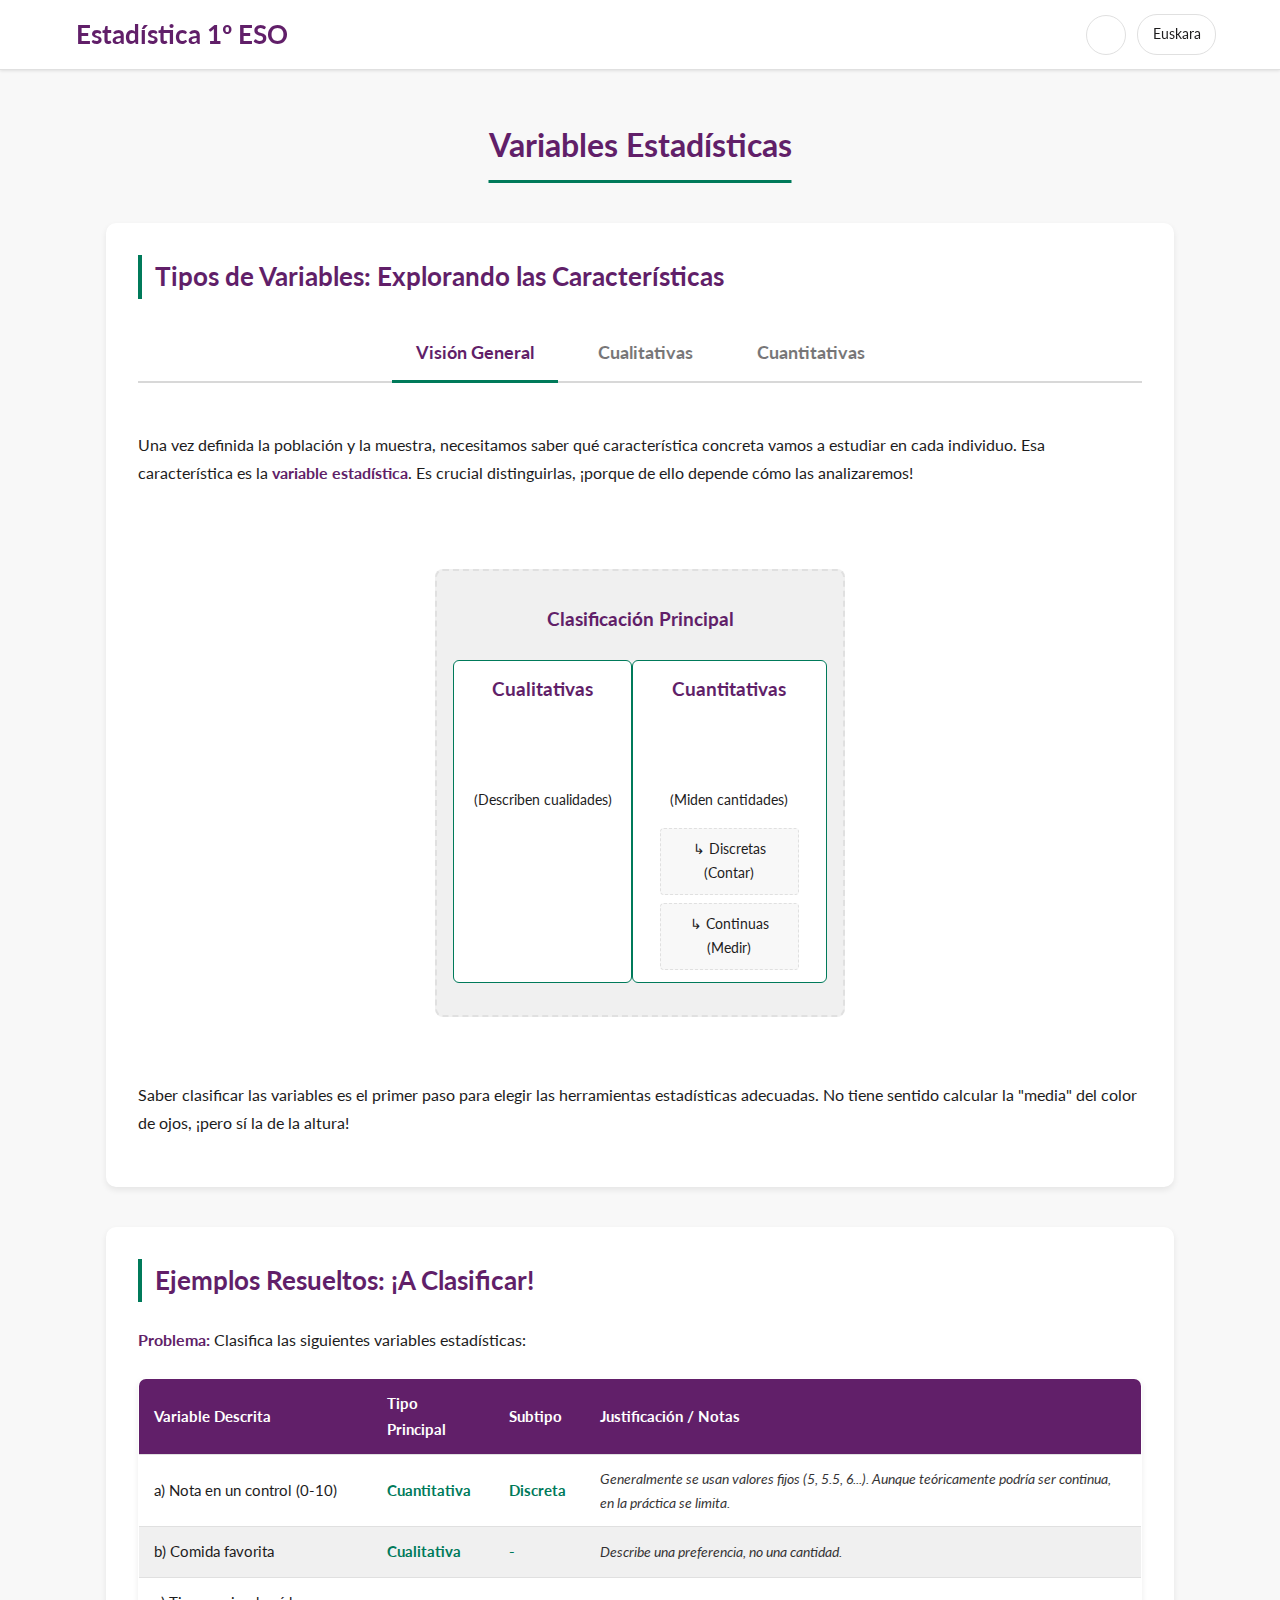
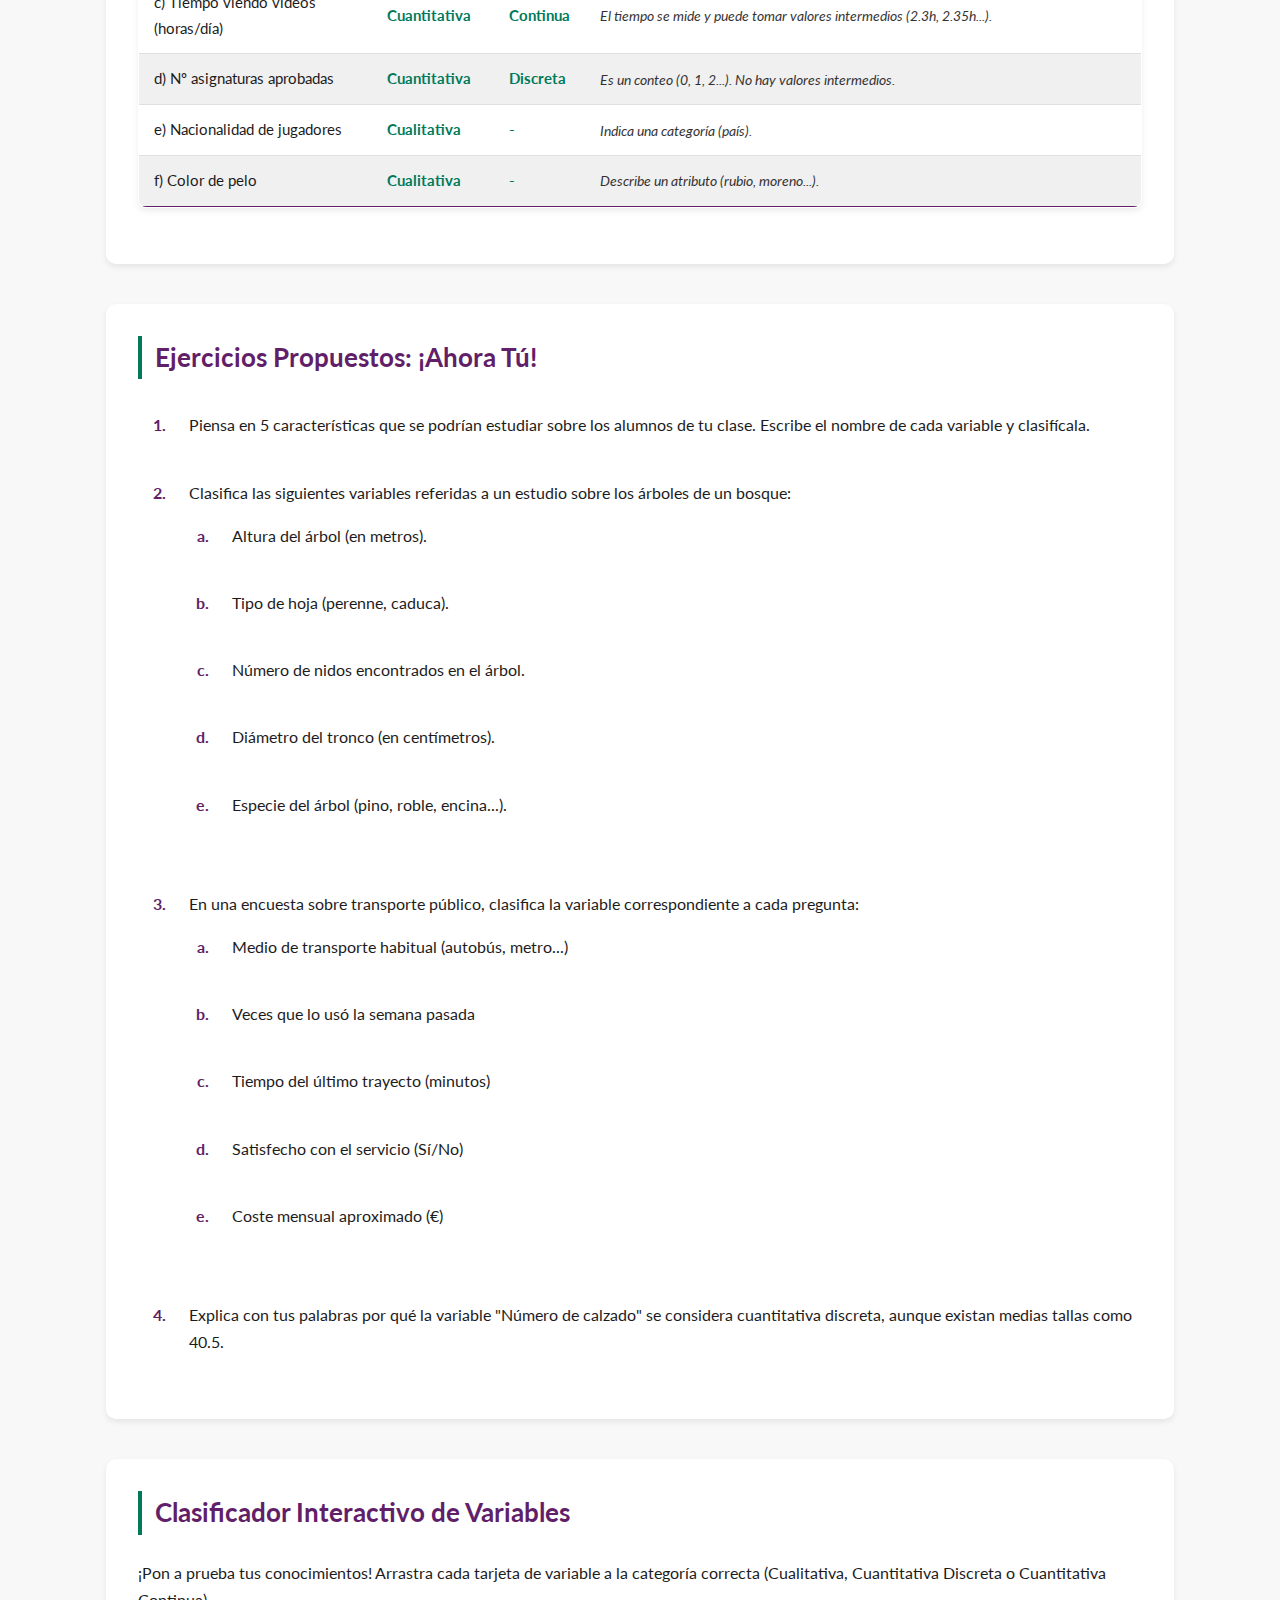
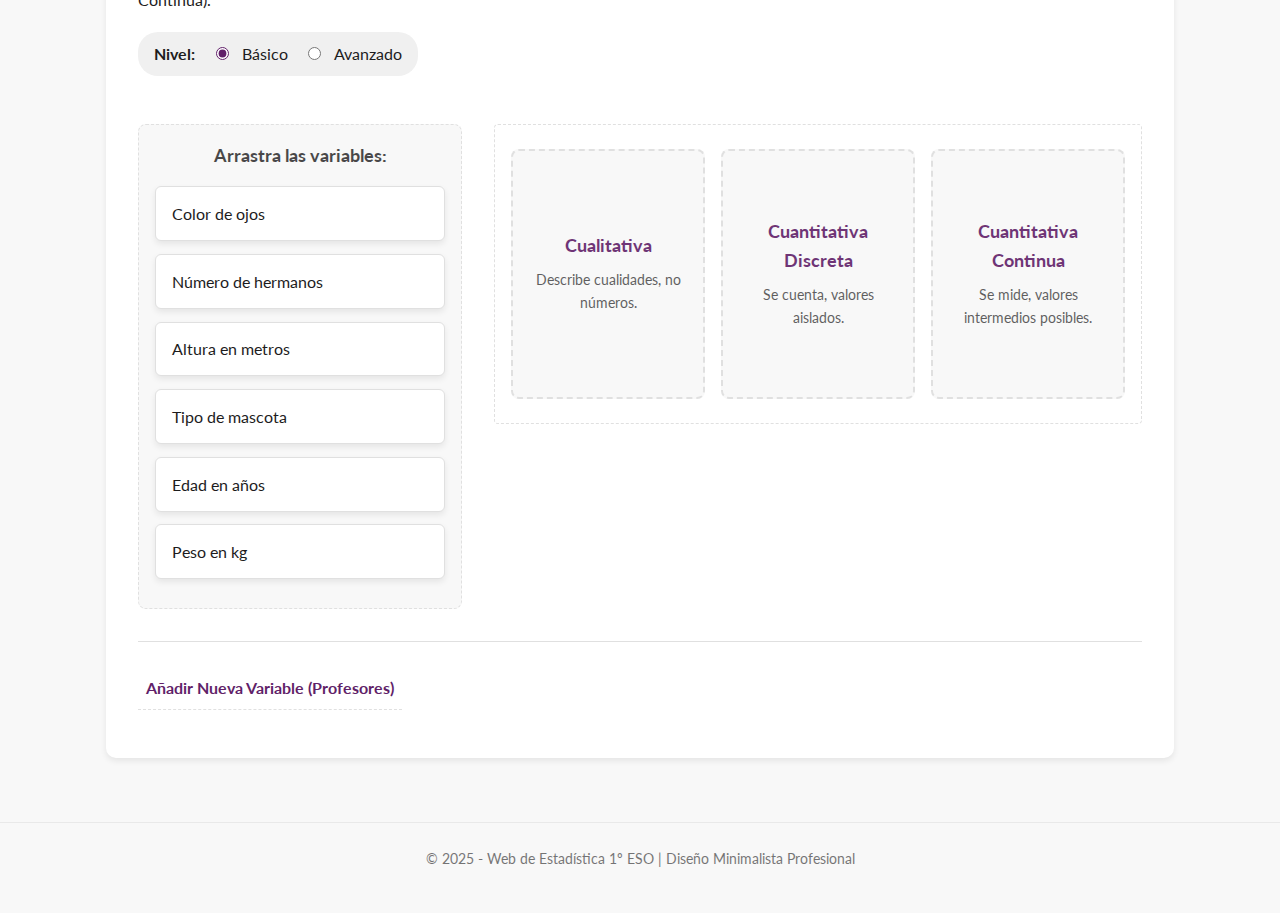
<file: pages/Variables.html>
<!DOCTYPE html>
<html lang="es">
<head>
    <meta charset="UTF-8">
    <meta name="viewport" content="width=device-width, initial-scale=1.0">
    <title data-lang-es="Estadística 1º ESO - Variables Estadísticas" data-lang-eu="Estatistika DBH 1 - Aldagai Estatistikoak">Estadística 1º ESO - Variables Estadísticas</title>

    <link rel="stylesheet" href="../css/theme.css">
    <link rel="stylesheet" href="../css/base.css">
    <link rel="stylesheet" href="../css/layout.css">
    <link rel="stylesheet" href="../css/components.css">
    <link rel="stylesheet" href="../css/interactive.css"> <link rel="stylesheet" href="../css/responsive.css">
    <link rel="preconnect" href="https://fonts.googleapis.com">
    <link rel="preconnect" href="https://fonts.gstatic.com" crossorigin>
    <link href="https://fonts.googleapis.com/css2?family=Lato:wght@300;400;700&display=swap" rel="stylesheet">
    <link rel="stylesheet" href="https://cdnjs.cloudflare.com/ajax/libs/font-awesome/6.5.1/css/all.min.css" integrity="sha512-DTOQO9RWCH3ppGqcWaEA1BIZOC6xxalwEsw9c2QQeAIftl+Vegovlnee1c9QX4TctnWMn13TZye+giMm8e2LwA==" crossorigin="anonymous" referrerpolicy="no-referrer" />
</head>
<body data-theme="light">

    <header>
        <div class="logo">
             <i class="fas fa-calculator"></i>
             <a href="../index.html" class="home-link" data-lang-es="Estadística 1º ESO" data-lang-eu="Estatistika DBH 1">
                 <span data-lang-es="Estadística 1º ESO" data-lang-eu="Estatistika DBH 1">Estadística 1º ESO</span>
             </a>
        </div>
        <nav>
            <button id="theme-toggle" aria-label="Cambiar tema">
                <i class="fas fa-moon"></i>
            </button>
            <button id="lang-toggle"
                    data-lang-es="Euskara"
                    data-lang-eu="Castellano"
                    aria-label="Cambiar idioma">
                Euskara
            </button>
        </nav>
    </header>

    <main>
        <h2 class="page-title" data-lang-es="Variables Estadísticas" data-lang-eu="Aldagai Estatistikoak">Variables Estadísticas</h2>

        <section class="content-section">
            <h3 data-lang-es="Tipos de Variables: Explorando las Características" data-lang-eu="Aldagai Motak: Ezaugarriak">Tipos de Variables: Explorando las Características</h3>
            <ul class="tabs-nav">
                <li><a href="#tab-vision-general" class="tab-link active" data-lang-es="Visión General" data-lang-eu="Ikuspegi Orokorra">Visión General</a></li>
                <li><a href="#tab-cualitativas" class="tab-link" data-lang-es="Cualitativas" data-lang-eu="Kualitatiboak">Cualitativas</a></li>
                <li><a href="#tab-cuantitativas" class="tab-link" data-lang-es="Cuantitativas" data-lang-eu="Kuantitatiboak">Cuantitativas</a></li>
            </ul>
            <div class="tabs-content">
                <div id="tab-vision-general" class="tab-pane active">
                     <div class="tab-pane-content" style="flex-direction: column; align-items: stretch;"> <p data-lang-es="Una vez definida la población y la muestra, necesitamos saber qué característica concreta vamos a estudiar en cada individuo. Esa característica es la <strong>variable estadística</strong>. Es crucial distinguirlas, ¡porque de ello depende cómo las analizaremos!"
                            data-lang-eu="Populazioa eta lagina definitu ondoren, banako bakoitzean zer ezaugarri zehatz aztertuko dugun jakin behar dugu. Ezaugarri hori <strong>aldagai estatistikoa</strong> da. Funtsezkoa da horiek bereiztea, horren araberakoa izango baita datu horiek aztertzeko modua!">
                            Una vez definida la población y la muestra, necesitamos saber qué característica concreta vamos a estudiar en cada individuo. Esa característica es la <strong>variable estadística</strong>. Es crucial distinguirlas, ¡porque de ello depende cómo las analizaremos!
                         </p>
                         <div class="variable-diagram">
                             <strong data-lang-es="Clasificación Principal" data-lang-eu="Sailkapen Nagusia">Clasificación Principal</strong>
                             <div class="split">
                                 <div class="category">
                                     <strong data-lang-es="Cualitativas" data-lang-eu="Kualitatiboak">Cualitativas</strong><br>
                                     <i class="fas fa-font fa-2x" style="color: var(--secondary-color); margin-top: 0.5rem;"></i><br>
                                     <span style="font-size:0.85em;" data-lang-es="(Describen cualidades)" data-lang-eu="(Kualitateak deskribatzen dituzte)">(Describen cualidades)</span>
                                 </div>
                                 <div class="category">
                                     <strong data-lang-es="Cuantitativas" data-lang-eu="Kuantitatiboak">Cuantitativas</strong><br>
                                     <i class="fas fa-hashtag fa-2x" style="color: var(--secondary-color); margin-top: 0.5rem;"></i><br>
                                     <span style="font-size:0.85em;" data-lang-es="(Miden cantidades)" data-lang-eu="(Kantitateak neurtzen dituzte)">(Miden cantidades)</span>
                                     <div class="sub-split">
                                         <div class="sub-category" data-lang-es="↳ Discretas (Contar)" data-lang-eu="↳ Diskretuak (Kontatu)">↳ Discretas (Contar)</div>
                                         <div class="sub-category" data-lang-es="↳ Continuas (Medir)" data-lang-eu="↳ Jarraituak (Neurtu)">↳ Continuas (Medir)</div>
                                     </div>
                                 </div>
                             </div>
                         </div>
                         <p data-lang-es="Saber clasificar las variables es el primer paso para elegir las herramientas estadísticas adecuadas. No tiene sentido calcular la &quot;media&quot; del color de ojos, ¡pero sí la de la altura!"
                            data-lang-eu="Aldagaiak sailkatzen jakitea tresna estatistiko egokiak aukeratzeko lehen urratsa da. Ez du zentzurik begi-kolorearen &quot;batez bestekoa&quot; kalkulatzeak, baina bai altuerarena!">
                            Saber clasificar las variables es el primer paso para elegir las herramientas estadísticas adecuadas. No tiene sentido calcular la "media" del color de ojos, ¡pero sí la de la altura!
                         </p>
                    </div>
                </div>
                <div id="tab-cualitativas" class="tab-pane">
                     <div class="tab-pane-content" style="flex-direction: column; align-items: stretch;">
                         <h4 style="color:var(--secondary-color); display: flex; align-items: center; gap: 0.5rem;"><i class="fas fa-font fa-fw"></i> <span data-lang-es="Variables Cualitativas (o Categóricas)" data-lang-eu="Aldagai Kualitatiboak (edo Kategorikoak)">Variables Cualitativas (o Categóricas)</span></h4>
                         <p data-lang-es="Describen una <strong>cualidad</strong>, característica o categoría que no se puede expresar numéricamente de forma natural. Responden a la pregunta <em>&quot;¿de qué tipo?&quot;</em>."
                            data-lang-eu="Modu naturalean zenbakiz adierazi ezin den <strong>kualitate</strong>, ezaugarri edo kategoria bat deskribatzen dute. <em>&quot;Zer motatakoa?&quot;</em> galderari erantzuten diote.">
                            Describen una <strong>cualidad</strong>, característica o categoría que no se puede expresar numéricamente de forma natural. Responden a la pregunta <em>"¿de qué tipo?"</em>.
                         </p>
                         <h5 data-lang-es="Ejemplos Comunes:" data-lang-eu="Adibide Ohikoak:">Ejemplos Comunes:</h5>
                         <ul class="icon-list"> <li><i class="fas fa-eye fa-fw"></i><span data-lang-es="Color de ojos (azul, marrón, verde)" data-lang-eu="Begi-kolorea (urdina, marroia, berdea)">Color de ojos (azul, marrón, verde)</span></li>
                            <li><i class="fas fa-car fa-fw"></i><span data-lang-es="Marca de coche preferida (Seat, Renault, Ford)" data-lang-eu="Auto-marka gustukoena (Seat, Renault, Ford)">Marca de coche preferida (Seat, Renault, Ford)</span></li>
                            <li><i class="fas fa-question-circle fa-fw"></i><span data-lang-es="Respuesta a una pregunta de Sí/No (¿Tienes mascota?)" data-lang-eu="Bai/Ez galdera baten erantzuna (Maskotarik baduzu?)">Respuesta a una pregunta de Sí/No (¿Tienes mascota?)</span></li>
                            <li><i class="fas fa-map-marker-alt fa-fw"></i><span data-lang-es="Provincia de nacimiento" data-lang-eu="Jaiotza-probintzia">Provincia de nacimiento</span></li>
                            <li><i class="fas fa-venus-mars fa-fw"></i><span data-lang-es="Sexo" data-lang-eu="Sexua">Sexo</span></li>
                         </ul>
                     </div>
                </div>
                <div id="tab-cuantitativas" class="tab-pane">
                      <div class="tab-pane-content" style="flex-direction: column; align-items: stretch;">
                         <h4 style="color:var(--secondary-color); display: flex; align-items: center; gap: 0.5rem;"><i class="fas fa-hashtag fa-fw"></i> <span data-lang-es="Variables Cuantitativas" data-lang-eu="Aldagai Kuantitatiboak">Variables Cuantitativas</span></h4>
                         <p data-lang-es="Se expresan mediante una <strong>cantidad numérica</strong>. Responden a la pregunta <em>&quot;¿cuánto?&quot;</em> o <em>&quot;¿cuántos?&quot;</em>. Se dividen en dos subtipos importantes:"
                            data-lang-eu="<strong>Zenbakizko kantitate</strong> baten bidez adierazten dira. <em>&quot;Zenbat?&quot;</em> galderari erantzuten diote. Bi azpimota garrantzitsutan banatzen dira:">
                             Se expresan mediante una <strong>cantidad numérica</strong>. Responden a la pregunta <em>"¿cuánto?"</em> o <em>"¿cuántos?"</em>. Se dividen en dos subtipos importantes:
                         </p>
                         <div style="display: grid; grid-template-columns: repeat(auto-fit, minmax(250px, 1fr)); gap: 1.5rem; margin-top: 1rem;">
                             <div class="card-style"> <h5 style="display: flex; align-items: center; gap: 0.5rem;"><i class="fas fa-list-ol fa-fw"></i> <span data-lang-es="Discretas" data-lang-eu="Diskretuak">Discretas</span></h5>
                                 <p data-lang-es="Solo toman valores aislados (normalmente enteros). ¡Son el resultado de <strong>contar</strong>!"
                                    data-lang-eu="Balio isolatuak bakarrik hartzen dituzte (normalean osoak). <strong>Kontatzearen</strong> emaitza da!">
                                     Solo toman valores aislados (normalmente enteros). ¡Son el resultado de <strong>contar</strong>!
                                 </p>
                                 <p class="example" style="font-size: 0.9em;"><strong data-lang-es="Ej:" data-lang-eu="Adib:">Ej:</strong> <em data-lang-es="Nº hermanos, nº goles, nº libros, nº asignaturas aprobadas, nº veces al cine." data-lang-eu="Anai-arreba kop., gol kop., liburu kop., gainditutako irakasgai kop., zinemara joate kop.">Nº hermanos, nº goles, nº libros, nº asignaturas aprobadas, nº veces al cine.</em></p>
                                  <p style="font-size: 0.85em; margin-top: 0.8rem;" data-lang-es="<em>Nota sobre zapatos:</em> Aunque haya tallas como 38.5, no hay infinitos valores entre 38 y 39. Por eso, ¡se considera discreta!"
                                     data-lang-eu="<em>Oinetakoei buruzko oharra:</em> Nahiz eta 38.5 bezalako neurriak egon, ez dago balio infiniturik 38 eta 39 artean. Horregatik, diskretutzat jotzen da!">
                                      <em>Nota sobre zapatos:</em> Aunque haya tallas como 38.5, no hay infinitos valores entre 38 y 39. Por eso, ¡se considera discreta!
                                  </p>
                             </div>
                             <div class="card-style"> <h5 style="display: flex; align-items: center; gap: 0.5rem;"><i class="fas fa-ruler-horizontal fa-fw"></i> <span data-lang-es="Continuas" data-lang-eu="Jarraituak">Continuas</span></h5>
                                 <p data-lang-es="Pueden tomar cualquier valor en un intervalo. ¡Son el resultado de <strong>medir</strong>!"
                                    data-lang-eu="Tarte batean edozein balio har dezakete. <strong>Neurtzearen</strong> emaitza da!">
                                     Pueden tomar cualquier valor en un intervalo. ¡Son el resultado de <strong>medir</strong>!
                                 </p>
                                 <p class="example" style="font-size: 0.9em;"><strong data-lang-es="Ej:" data-lang-eu="Adib:">Ej:</strong> <em data-lang-es="Altura, peso, temperatura, tiempo en una carrera, nivel de colesterol." data-lang-eu="Altuera, pisua, tenperatura, lasterketa bateko denbora, kolesterol-maila.">Altura, peso, temperatura, tiempo en una carrera, nivel de colesterol.</em></p>
                                 <p style="font-size: 0.85em; margin-top: 0.8rem;" data-lang-es="<em>Nota sobre medición:</em> Aunque en la práctica redondeemos (ej: altura a cm), la variable podría tener valores intermedios. ¡La naturaleza manda!"
                                    data-lang-eu="<em>Neurtzeari buruzko oharra:</em> Praktikan biribildu arren (adib.: altuera cm-tara), aldagaiak tarteko balioak izan litzake. Naturak agintzen du!">
                                     <em>Nota sobre medición:</em> Aunque en la práctica redondeemos (ej: altura a cm), la variable podría tener valores intermedios. ¡La naturaleza manda!
                                 </p>
                             </div>
                         </div>
                         <div class="key-takeaway" style="margin-top: 2rem;">
                            <strong data-lang-es="Pregunta Clave para Distinguir Discreta vs. Continua:" data-lang-eu="Diskretua vs Jarraitua Bereizteko Galdera Gakoa:">Pregunta Clave para Distinguir Discreta vs. Continua:</strong>
                            <p style="margin-top: 0.5em;" data-lang-es="<em>&quot;Si tengo dos valores posibles (ej: 2 y 3 hermanos; 1.70m y 1.71m), ¿tiene sentido que exista un valor justo en medio?&quot;</em><br> • Si la respuesta es <strong>NO</strong> (no puedo tener 2.5 hermanos) ➜ <strong>Discreta</strong>.<br> • Si la respuesta es <strong>SÍ</strong> (puedo medir 1.705m) ➜ <strong>Continua</strong>."
                               data-lang-eu="<em>&quot;Bi balio posible baditut (adib.: 2 eta 3 anai-arreba; 1.70m eta 1.71m), zentzuzkoa al da justu erdian balio bat egotea?&quot;</em><br> • Erantzuna <strong>EZETZA</strong> bada (ezin ditut 2.5 anai-arreba izan) ➜ <strong>Diskretua</strong>.<br> • Erantzuna <strong>BAIEZKOA</strong> bada (1.705m neur dezaket) ➜ <strong>Jarraitua</strong>.">
                               <em>"Si tengo dos valores posibles (ej: 2 y 3 hermanos; 1.70m y 1.71m), ¿tiene sentido que exista un valor justo en medio?"</em><br> • Si la respuesta es <strong>NO</strong> (no puedo tener 2.5 hermanos) ➜ <strong>Discreta</strong>.<br> • Si la respuesta es <strong>SÍ</strong> (puedo medir 1.705m) ➜ <strong>Continua</strong>.
                            </p>
                        </div>
                     </div>
                </div>
            </div>
        </section>

        <section class="content-section">
             <h3 data-lang-es="Ejemplos Resueltos: ¡A Clasificar!" data-lang-eu="Adibide Ebatziak: Sailkatzera!">Ejemplos Resueltos: ¡A Clasificar!</h3>
             <p><strong data-lang-es="Problema:" data-lang-eu="Arazoa:">Problema:</strong> <span data-lang-es="Clasifica las siguientes variables estadísticas:" data-lang-eu="Sailkatu honako aldagai estatistiko hauek:">Clasifica las siguientes variables estadísticas:</span></p>
             <div class="table-container">
                 <table class="variables-table">
                    <thead>
                         <tr>
                             <th data-lang-es="Variable Descrita" data-lang-eu="Deskribatutako Aldagaia">Variable Descrita</th>
                             <th data-lang-es="Tipo Principal" data-lang-eu="Mota Nagusia">Tipo Principal</th>
                             <th data-lang-es="Subtipo" data-lang-eu="Azpimota">Subtipo</th>
                             <th data-lang-es="Justificación / Notas" data-lang-eu="Justifikazioa / Oharrak">Justificación / Notas</th>
                         </tr>
                     </thead>
                     <tbody>
                         <tr><td data-lang-es="a) Nota en un control (0-10)" data-lang-eu="a) Kontrol bateko nota (0-10)">a) Nota en un control (0-10)</td><td data-lang-es="Cuantitativa" data-lang-eu="Kuantitatiboa">Cuantitativa</td><td data-lang-es="Discreta" data-lang-eu="Diskretua">Discreta</td><td data-lang-es="Generalmente se usan valores fijos (5, 5.5, 6...). Aunque teóricamente podría ser continua, en la práctica se limita." data-lang-eu="Normalean balio finkoak erabiltzen dira (5, 5.5, 6...). Teorian jarraitua izan litekeen arren, praktikan mugatu egiten da.">Generalmente se usan valores fijos (5, 5.5, 6...). Aunque teóricamente podría ser continua, en la práctica se limita.</td></tr>
                         <tr><td data-lang-es="b) Comida favorita" data-lang-eu="b) Janari gustukoena">b) Comida favorita</td><td data-lang-es="Cualitativa" data-lang-eu="Kualitatiboa">Cualitativa</td><td>-</td><td data-lang-es="Describe una preferencia, no una cantidad." data-lang-eu="Lehentasun bat deskribatzen du, ez kantitate bat.">Describe una preferencia, no una cantidad.</td></tr>
                         <tr><td data-lang-es="c) Tiempo viendo vídeos (horas/día)" data-lang-eu="c) Bideoak ikusten emandako denbora (ordu/egun)">c) Tiempo viendo vídeos (horas/día)</td><td data-lang-es="Cuantitativa" data-lang-eu="Kuantitatiboa">Cuantitativa</td><td data-lang-es="Continua" data-lang-eu="Jarraitua">Continua</td><td data-lang-es="El tiempo se mide y puede tomar valores intermedios (2.3h, 2.35h...)." data-lang-eu="Denbora neurtu egiten da eta tarteko balioak har ditzake (2.3h, 2.35h...).">El tiempo se mide y puede tomar valores intermedios (2.3h, 2.35h...).</td></tr>
                         <tr><td data-lang-es="d) Nº asignaturas aprobadas" data-lang-eu="d) Gainditutako irakasgai kop.">d) Nº asignaturas aprobadas</td><td data-lang-es="Cuantitativa" data-lang-eu="Kuantitatiboa">Cuantitativa</td><td data-lang-es="Discreta" data-lang-eu="Diskretua">Discreta</td><td data-lang-es="Es un conteo (0, 1, 2...). No hay valores intermedios." data-lang-eu="Zenbaketa bat da (0, 1, 2...). Ez dago tarteko baliorik.">Es un conteo (0, 1, 2...). No hay valores intermedios.</td></tr>
                         <tr><td data-lang-es="e) Nacionalidad de jugadores" data-lang-eu="e) Jokalarien nazionalitatea">e) Nacionalidad de jugadores</td><td data-lang-es="Cualitativa" data-lang-eu="Kualitatiboa">Cualitativa</td><td>-</td><td data-lang-es="Indica una categoría (país)." data-lang-eu="Kategoria bat adierazten du (herrialdea).">Indica una categoría (país).</td></tr>
                         <tr><td data-lang-es="f) Color de pelo" data-lang-eu="f) Ile kolorea">f) Color de pelo</td><td data-lang-es="Cualitativa" data-lang-eu="Kualitatiboa">Cualitativa</td><td>-</td><td data-lang-es="Describe un atributo (rubio, moreno...)." data-lang-eu="Atributu bat deskribatzen du (ilehoria, beltzarana...).">Describe un atributo (rubio, moreno...).</td></tr>
                     </tbody>
                 </table>
             </div>
        </section>

        <section class="content-section">
            <h3 data-lang-es="Ejercicios Propuestos: ¡Ahora Tú!" data-lang-eu="Proposatutako Ariketak: Orain Zuk!">Ejercicios Propuestos: ¡Ahora Tú!</h3>
            <ol class="exercises-list">
                <li> <span data-lang-es="Piensa en 5 características que se podrían estudiar sobre los alumnos de tu clase. Escribe el nombre de cada variable y clasifícala."
                           data-lang-eu="Pentsatu zure gelako ikasleei buruz azter litezkeen 5 ezaugarri. Idatzi aldagai bakoitzaren izena eta sailkatu.">
                    Piensa en 5 características que se podrían estudiar sobre los alumnos de tu clase. Escribe el nombre de cada variable y clasifícala.</span>
                </li>
                 <li> <span data-lang-es="Clasifica las siguientes variables referidas a un estudio sobre los árboles de un bosque:"
                           data-lang-eu="Sailkatu baso bateko zuhaitzei buruzko azterlan bati dagozkion aldagai hauek:">
                    Clasifica las siguientes variables referidas a un estudio sobre los árboles de un bosque:</span>
                    <ul style="list-style-type: lower-alpha; margin-top: 0.5em;">
                        <li><span data-lang-es="Altura del árbol (en metros)." data-lang-eu="Zuhaitzaren altuera (metrotan).">Altura del árbol (en metros).</span></li>
                        <li><span data-lang-es="Tipo de hoja (perenne, caduca)." data-lang-eu="Hosto mota (iraunkorra, hostogalkorra).">Tipo de hoja (perenne, caduca).</span></li>
                        <li><span data-lang-es="Número de nidos encontrados en el árbol." data-lang-eu="Zuhaitzean aurkitutako habi kopurua.">Número de nidos encontrados en el árbol.</span></li>
                        <li><span data-lang-es="Diámetro del tronco (en centímetros)." data-lang-eu="Enborraren diametroa (zentimetrotan).">Diámetro del tronco (en centímetros).</span></li>
                        <li><span data-lang-es="Especie del árbol (pino, roble, encina...)." data-lang-eu="Zuhaitzaren espeziea (pinua, haritza, artea...).">Especie del árbol (pino, roble, encina...).</span></li>
                    </ul>
                </li>
                 <li> <span data-lang-es="En una encuesta sobre transporte público, clasifica la variable correspondiente a cada pregunta:"
                          data-lang-eu="Garraio publikoari buruzko inkesta batean, sailkatu galdera bakoitzari dagokion aldagaia:">
                           En una encuesta sobre transporte público, clasifica la variable correspondiente a cada pregunta:</span>
                    <ul style="list-style-type: lower-alpha; margin-top: 0.5em;">
                        <li><span data-lang-es="Medio de transporte habitual (autobús, metro...)" data-lang-eu="Ohiko garraiobidea (autobusa, metroa...)">Medio de transporte habitual (autobús, metro...)</span></li>
                        <li><span data-lang-es="Veces que lo usó la semana pasada" data-lang-eu="Joan den astean erabilitako aldiak">Veces que lo usó la semana pasada</span></li>
                        <li><span data-lang-es="Tiempo del último trayecto (minutos)" data-lang-eu="Azken ibilbidearen denbora (minutuak)">Tiempo del último trayecto (minutos)</span></li>
                        <li><span data-lang-es="Satisfecho con el servicio (Sí/No)" data-lang-eu="Zerbitzuarekin pozik (Bai/Ez)">Satisfecho con el servicio (Sí/No)</span></li>
                        <li><span data-lang-es="Coste mensual aproximado (€)" data-lang-eu="Gutxi gorabeherako hileko kostua (€)">Coste mensual aproximado (€)</span></li>
                    </ul>
                </li>
                 <li> <span data-lang-es="Explica con tus palabras por qué la variable &quot;Número de calzado&quot; se considera cuantitativa discreta, aunque existan medias tallas como 40.5."
                           data-lang-eu="Azaldu zure hitzekin zergatik &quot;Oinetako zenbakia&quot; aldagaia kuantitatibo diskretutzat jotzen den, 40.5 bezalako neurri erdiak existitzen badira ere.">
                     Explica con tus palabras por qué la variable "Número de calzado" se considera cuantitativa discreta, aunque existan medias tallas como 40.5.</span>
                 </li>
            </ol>
        </section>

        <section class="content-section" id="variable-classifier-tool">
            <h3 data-lang-es="Clasificador Interactivo de Variables" data-lang-eu="Aldagaien Sailkatzaile Interaktiboa">Clasificador Interactivo de Variables</h3>
            <p data-lang-es="¡Pon a prueba tus conocimientos! Arrastra cada tarjeta de variable a la categoría correcta (Cualitativa, Cuantitativa Discreta o Cuantitativa Continua)."
               data-lang-eu="Jarri zure ezagutzak proban! Arrastatu aldagai-txartel bakoitza kategoria zuzenera (Kualitatiboa, Kuantitatibo Diskretua edo Kuantitatibo Jarraitua).">
                ¡Pon a prueba tus conocimientos! Arrastra cada tarjeta de variable a la categoría correcta (Cualitativa, Cuantitativa Discreta o Cuantitativa Continua).
            </p>

            <div class="tool-controls difficulty-selector">
                <label data-lang-es="Nivel:" data-lang-eu="Maila:">Nivel:</label>
                <input type="radio" id="level-basic" name="difficulty" value="basic" checked>
                <label for="level-basic" data-lang-es="Básico" data-lang-eu="Oinarrizkoa">Básico</label>
                <input type="radio" id="level-advanced" name="difficulty" value="advanced">
                <label for="level-advanced" data-lang-es="Avanzado" data-lang-eu="Aurreratua">Avanzado</label>
            </div>

            <div class="classifier-container">
                <div class="variable-cards-pool" id="cards-pool">
                    <h4 data-lang-es="Arrastra las variables:" data-lang-eu="Arrastatu aldagaiak:">Arrastra las variables:</h4>
                    </div>

                <div class="drop-zones">
                    <div class="drop-zone" id="zone-cualitativa" data-category="cualitativa">
                        <h4 data-lang-es="Cualitativa" data-lang-eu="Kualitatiboa">Cualitativa</h4>
                         <p class="zone-description" data-lang-es="Describe cualidades, no números." data-lang-eu="Kualitateak deskribatzen ditu, ez zenbakiak.">Describe cualidades, no números.</p>
                    </div>
                    <div class="drop-zone" id="zone-discreta" data-category="discreta">
                        <h4 data-lang-es="Cuantitativa Discreta" data-lang-eu="Kuantitatibo Diskretua">Cuantitativa Discreta</h4>
                        <p class="zone-description" data-lang-es="Se cuenta, valores aislados." data-lang-eu="Kontatu egiten da, balio isolatuak.">Se cuenta, valores aislados.</p>
                    </div>
                    <div class="drop-zone" id="zone-continua" data-category="continua">
                        <h4 data-lang-es="Cuantitativa Continua" data-lang-eu="Kuantitatibo Jarraitua">Cuantitativa Continua</h4>
                        <p class="zone-description" data-lang-es="Se mide, valores intermedios posibles." data-lang-eu="Neurtu egiten da, tarteko balioak posibleak.">Se mide, valores intermedios posibles.</p>
                    </div>
                </div>
            </div>

            <div id="classifier-feedback" class="feedback-popup" style="display: none;">
                </div>

            <div class="classifier-stats" id="classifier-stats" style="display: none;">
                <h4 data-lang-es="Resumen de la Sesión" data-lang-eu="Saioaren Laburpena">Resumen de la Sesión</h4>
                <p><span data-lang-es="Total Intentos:" data-lang-eu="Saiakera Guztira:">Total Intentos:</span> <span id="stats-total">0</span></p>
                <p><span data-lang-es="Aciertos:" data-lang-eu="Asmatzeak:">Aciertos:</span> <span id="stats-correct">0</span></p>
                <p><span data-lang-es="Errores:" data-lang-eu="Akatsak:">Errores:</span> <span id="stats-incorrect">0</span></p>
                <p><span data-lang-es="Tiempo Medio (seg):" data-lang-eu="Batez besteko Denbora (seg):">Tiempo Medio (seg):</span> <span id="stats-time">--</span></p>
                <p id="stats-advice" class="key-takeaway" style="margin-top: 1rem; display: none;"></p> </div>
            <button id="end-session-button" class="button-secondary" style="margin-top: 1rem; display: none;" data-lang-es="Terminar y Ver Resumen" data-lang-eu="Amaitu eta Laburpena Ikusi">Terminar y Ver Resumen</button>

             <details class="teacher-extension">
                <summary data-lang-es="Añadir Nueva Variable (Profesores)" data-lang-eu="Aldagai Berria Gehitu (Irakasleak)">Añadir Nueva Variable (Profesores)</summary>
                <form id="add-variable-form" class="card-style">
                    <h5 data-lang-es="Añadir nueva tarjeta al clasificador" data-lang-eu="Gehitu txartel berria sailkatzaileari">Añadir nueva tarjeta al clasificador</h5>
                    <label for="new-var-text-es" data-lang-es="Descripción (ES):" data-lang-eu="Deskribapena (ES):">Descripción (ES):</label>
                    <input type="text" id="new-var-text-es" required>

                    <label for="new-var-text-eu" data-lang-es="Descripción (EU):" data-lang-eu="Deskribapena (EU):">Descripción (EU):</label>
                    <input type="text" id="new-var-text-eu" required>

                    <label for="new-var-category" data-lang-es="Categoría Correcta:" data-lang-eu="Kategoria Zuzena:">Categoría Correcta:</label>
                    <select id="new-var-category" required>
                        <option value="" data-lang-es="-- Selecciona --" data-lang-eu="-- Aukeratu --">-- Selecciona --</option>
                        <option value="cualitativa" data-lang-es="Cualitativa" data-lang-eu="Kualitatiboa">Cualitativa</option>
                        <option value="discreta" data-lang-es="Cuantitativa Discreta" data-lang-eu="Kuantitatibo Diskretua">Cuantitativa Discreta</option>
                        <option value="continua" data-lang-es="Cuantitativa Continua" data-lang-eu="Kuantitatibo Jarraitua">Cuantitativa Continua</option>
                    </select>

                    <label for="new-var-icon" data-lang-es="Icono FontAwesome (ej: fas fa-book):" data-lang-eu="FontAwesome Ikonoa (adb: fas fa-book):">Icono FontAwesome (ej: fas fa-book):</label>
                    <input type="text" id="new-var-icon" placeholder="fas fa-question-circle">

                     <label for="new-var-level" data-lang-es="Nivel:" data-lang-eu="Maila:">Nivel:</label>
                    <select id="new-var-level" required>
                        <option value="basic" data-lang-es="Básico" data-lang-eu="Oinarrizkoa">Básico</option>
                        <option value="advanced" data-lang-es="Avanzado" data-lang-eu="Aurreratua">Avanzado</option>
                    </select>

                    <button type="submit" data-lang-es="Añadir Tarjeta" data-lang-eu="Txartela Gehitu">Añadir Tarjeta</button>
                </form>
            </details>
        </section>
        </main>

    <footer>
        <p data-lang-es="© 2025 - Web de Estadística 1º ESO | Diseño Minimalista Profesional" data-lang-eu="© 2025 - Estatistika DBH 1 Webgunea | Diseinu Minimalista Profesionala">© 2025 - Web de Estadística 1º ESO | Diseño Minimalista Profesional</p>
    </footer>

    <script src="../js/theme.js"></script>
    <script src="../js/language.js"></script>
    <script src="../js/uiComponents.js"></script>
    <script src="../js/interactive-tools.js"></script>    <script src="../js/main.js"></script>
    <script src="../js/variable-classifier.js"></script>

</body>
</html>
</file>
<file: css/theme.css>
/* =============================================== */
/* ========== VARIABLES Y ESTILOS DE TEMA ======== */
/* =============================================== */

/* --- Variables de Color --- */
:root {
    --bg-color: #f8f8f8;
    --text-color: #1d1c1d;
    --primary-color: #611f69; /* Púrpura Slack */
    --secondary-color: #007a5a; /* Verde Slack */
    --card-bg: #ffffff;
    --card-shadow: 0 3px 6px rgba(0, 0, 0, 0.08);
    --card-hover-shadow: 0 6px 12px rgba(0, 0, 0, 0.12);
    --header-bg: #ffffff;
    --button-bg: #f0f0f0; /* Fondo para elementos interactivos sutiles */
    --button-text: #333;
    --button-hover-bg: #e0e0e0;
    --link-color: var(--primary-color);
    --icon-color: var(--secondary-color); /* Color base para iconos */
    --border-color: #e0e0e0;
    --intro-section-bg: #ffffff; /* Fondo específico para la sección intro con pestañas */
    --subtle-icon-color: rgba(0, 122, 90, 0.1); /* Verde muy tenue para icono grande tabs */
    --tab-nav-border: #d8d8d8;
    --tab-active-border: var(--secondary-color);
    --tab-inactive-opacity: 0.6;
    --accordion-border: var(--border-color);
    --accordion-bg: #ffffff; /* Fondo para el acordeón */
    --accordion-content-bg: #fdfdfd; /* Fondo ligeramente diferente para el contenido */
    --carousel-bg: #fdfdfd;
    --hint-bg: #f0f8ff; /* Fondo azul claro para pistas */
    --hint-border: #b0e0e6; /* Borde azul claro */
    --quiz-feedback-correct-bg: #dff0d8;
    --quiz-feedback-correct-text: #3c763d;
    --quiz-feedback-correct-border: #d6e9c6;
    --quiz-feedback-incorrect-bg: #f2dede;
    --quiz-feedback-incorrect-text: #a94442;
    --quiz-feedback-incorrect-border: #ebccd1;
    --dot-blue: #4285F4;
    --dot-orange: #FFA500;
}

[data-theme="dark"] {
    --bg-color: #1a1d21;
    --text-color: #d1d2d3;
    --primary-color: #a475aa; /* Púrpura más claro */
    --secondary-color: #2eb67d; /* Verde más brillante */
    --card-bg: #2c2f33;
    --card-shadow: 0 3px 6px rgba(0, 0, 0, 0.25);
    --card-hover-shadow: 0 6px 12px rgba(0, 0, 0, 0.35);
    --header-bg: #222529;
    --button-bg: #3a3f44;
    --button-text: #e0e0e0;
    --button-hover-bg: #4a4f54;
    --link-color: var(--secondary-color);
    --icon-color: var(--secondary-color);
    --border-color: #3a3f44;
    --intro-section-bg: #25282c; /* Fondo oscuro para intro */
    --subtle-icon-color: rgba(46, 182, 125, 0.08); /* Verde oscuro aún más tenue */
    --tab-nav-border: #444;
    --tab-active-border: var(--secondary-color);
    --tab-inactive-opacity: 0.5;
    --accordion-border: var(--border-color);
    --accordion-bg: #2c2f33;
    --accordion-content-bg: #25282c;
    --carousel-bg: #25282c;
    --hint-bg: #2a3b4c; /* Fondo azul oscuro para pistas */
    --hint-border: #3a5f7e; /* Borde azul oscuro */
    --quiz-feedback-correct-bg: #2a4d32;
    --quiz-feedback-correct-text: #a3d9a5;
    --quiz-feedback-correct-border: #3c763d;
    --quiz-feedback-incorrect-bg: #5a2a29;
    --quiz-feedback-incorrect-text: #f9bdbb;
    --quiz-feedback-incorrect-border: #a94442;
    --dot-blue: #5c9bff; /* Azul más brillante */
    --dot-orange: #ffb74d; /* Naranja más brillante */
}

/* Transiciones suaves para cambios de tema */
body, header, main, footer, .content-section, .card, .accordion, .accordion-item, .accordion-header, .accordion-content, .carousel-container, .interactive-tool, .simulator-visuals, .dot-container, #quiz-area, .quiz-question-mc, .quiz-feedback, input, button, textarea {
    transition: background-color 0.3s ease, color 0.3s ease, border-color 0.3s ease, box-shadow 0.3s ease, opacity 0.3s ease;
}
</file>
<file: css/layout.css>
/* =============================================== */
/* ================ LAYOUT GENERAL ================ */
/* =============================================== */

/* --- Header --- */
header { background-color: var(--header-bg); padding: 0.8rem 5%; display: flex; justify-content: space-between; align-items: center; box-shadow: 0 1px 3px rgba(0, 0, 0, 0.1); border-bottom: 1px solid var(--border-color); position: sticky; top: 0; z-index: 1000; }
.logo { font-size: 1.6em; font-weight: 700; color: var(--primary-color); display: flex; align-items: center; }
.logo i { margin-right: 0.5em; font-size: 0.9em; color: var(--secondary-color); }
.home-link { color: inherit; text-decoration: none; display: flex; align-items: center; }
.home-link:hover { text-decoration: none; }
nav { display: flex; align-items: center; } /* Contenedor para botones nav */

/* --- Main Content Area --- */
main { max-width: 1100px; margin: 3rem auto; padding: 0 1rem; }

/* --- Estilos comunes páginas contenido --- */
.page-title { text-align: center; margin-bottom: 2.5rem; border-bottom: 3px solid var(--secondary-color); display: inline-block; padding-bottom: 0.5rem; position: relative; left: 50%; transform: translateX(-50%); font-size: 2em; }
.content-section { background-color: var(--card-bg); padding: 2rem; border-radius: 10px; margin-bottom: 2.5rem; box-shadow: var(--card-shadow); }
.content-section h3 { margin-top: 0; margin-bottom: 1.5rem; border-left: 4px solid var(--secondary-color); padding-left: 0.8rem; font-size: 1.6em; font-weight: 700; }
p.example { font-style: italic; opacity: 0.85; font-size: 0.9em; margin-top: 0.5rem; border-left: 3px solid var(--secondary-color); padding-left: 0.8rem; background-color: var(--button-bg); padding-top: 0.5rem; padding-bottom: 0.5rem; border-radius: 4px; margin-bottom: 0.5rem; }
.key-takeaway { margin-top: 1.5rem; padding: 1rem; background-color: var(--button-hover-bg); border-left: 5px solid var(--primary-color); border-radius: 4px; font-size: 1.05em; }
.card-style { background-color: var(--bg-color); padding: 1.5rem; border: 1px solid var(--border-color); border-radius: 8px; display: flex; flex-direction: column; } /* Estilo base para tarjetas internas */

/* --- Footer --- */
footer { text-align: center; margin-top: 4rem; padding: 1.5rem; font-size: 0.9em; color: var(--text-color); opacity: 0.6; border-top: 1px solid var(--border-color); }

/* --- Secciones específicas (Index Page) --- */
#intro { background-color: var(--intro-section-bg); border-radius: 12px; padding: 2rem 2.5rem; box-shadow: var(--card-shadow); margin-bottom: 3rem; }
#intro h2 { text-align: center; border-bottom: none; margin-bottom: 1.5rem; font-size: 2em; }

#subtopics { margin-bottom: 3rem; background-color: transparent; border-radius: 0; box-shadow: none; padding: 0; }
#subtopics h2 { text-align: center; border-bottom: 3px solid var(--secondary-color); display: inline-block; padding-bottom: 0.3em;}
</file>
<file: css/components.css>
/* =============================================== */
/* ============ ESTILOS COMPONENTES ============== */
/* =============================================== */

/* --- Botones de Navegación (Header) --- */
nav button { background-color: transparent; color: var(--text-color); border: 1px solid var(--border-color); padding: 0.5em 1em; border-radius: 20px; cursor: pointer; margin-left: 0.8em; font-size: 0.9em; transition: background-color 0.2s ease, color 0.2s ease, border-color 0.2s ease; display: inline-flex; align-items: center; justify-content: center; }
nav button:hover { background-color: var(--button-hover-bg); border-color: var(--button-hover-bg); color: var(--primary-color); }
#theme-toggle { width: 40px; height: 40px; padding: 0; }
#theme-toggle i { font-size: 1.2em; transition: transform 0.3s ease; }
#theme-toggle:hover i { transform: scale(1.1) rotate(15deg); }

/* --- Pestañas (Tabs - Index Page) --- */
.tabs-nav { list-style: none; display: flex; justify-content: center; margin-bottom: 2rem; padding: 0; border-bottom: 2px solid var(--tab-nav-border); }
.tabs-nav li { margin: 0 0.5rem; }
.tabs-nav .tab-link { display: block; padding: 0.8rem 1.5rem; text-decoration: none; color: var(--text-color); opacity: var(--tab-inactive-opacity); border-bottom: 3px solid transparent; position: relative; top: 2px; transition: color 0.3s ease, opacity 0.3s ease, border-bottom-color 0.3s ease; font-weight: 700; font-size: 1.1em; cursor: pointer; }
.tabs-nav .tab-link:hover { opacity: 1; color: var(--primary-color); }
.tabs-nav .tab-link.active { opacity: 1; color: var(--primary-color); border-bottom-color: var(--tab-active-border); }
.tab-pane { display: none; }
.tab-pane.active { display: block; animation: fadeIn 0.4s ease-out; }
.tab-pane-content { display: flex; gap: 2.5rem; align-items: flex-start; padding-top: 1rem; }
.tab-text { flex: 3; }
.tab-text h3 { margin-bottom: 1rem; font-size: 1.6em; color: var(--secondary-color); font-weight: 700; }
.tab-visual { flex: 1; text-align: center; padding-top: 1rem; }
.subtle-icon { color: var(--subtle-icon-color); transition: color 0.3s ease, transform 0.3s ease; }

/* --- Listas con Iconos (Tabs) --- */
.icon-list, .benefits-list { list-style: none; padding-left: 0; margin-top: 1rem; }
.icon-list li, .benefits-list li { display: flex; align-items: center; margin-bottom: 0.8rem; font-size: 1.05em; }
.icon-list li i, .benefits-list li i { color: var(--secondary-color); margin-right: 1rem; font-size: 1.3em; width: 25px; text-align: center; flex-shrink: 0; }
.benefits-list li b { margin-right: 0.5em; }

/* --- Grid de Usos (Tabs) --- */
.usage-grid { display: grid; grid-template-columns: repeat(auto-fit, minmax(130px, 1fr)); gap: 1rem; margin: 1.5rem 0; }
.usage-item { background-color: var(--button-bg); padding: 0.8rem; border-radius: 8px; text-align: center; transition: transform 0.2s ease, box-shadow 0.2s ease, background-color 0.2s ease; font-size: 0.95em; }
.usage-item:hover { transform: translateY(-3px); box-shadow: 0 4px 8px rgba(0,0,0,0.1); background-color: var(--button-hover-bg); }
.usage-item i { display: block; font-size: 1.8em; margin-bottom: 0.5rem; color: var(--icon-color); transition: color 0.2s ease; }
.usage-item:hover i { color: var(--primary-color); }

/* --- Tarjetas Subtemas (Index Page) --- */
.cards-container { display: grid; grid-template-columns: repeat(auto-fit, minmax(300px, 1fr)); gap: 2rem; }
.card { background-color: var(--card-bg); border-radius: 10px; box-shadow: var(--card-shadow); overflow: hidden; transition: transform 0.3s ease, box-shadow 0.3s ease, background-color 0.3s ease, border 0.3s ease; border: 1px solid var(--border-color); display: flex; flex-direction: column; }
.card a { display: flex; flex-direction: column; flex-grow: 1; padding: 1.8rem; color: inherit; text-decoration: none; }
.card-icon { font-size: 2.5em; color: var(--icon-color); margin-bottom: 1rem; transition: transform 0.3s ease, color 0.3s ease; }
@keyframes pulse { 0% { transform: scale(1); } 50% { transform: scale(1.1); } 100% { transform: scale(1); } }
.card:hover { transform: translateY(-8px); box-shadow: var(--card-hover-shadow); border-color: var(--secondary-color); }
.card:hover .card-icon { color: var(--primary-color); animation: pulse 1.5s infinite ease-in-out; }
.card h3 { margin-bottom: 0.8em; color: var(--primary-color); font-weight: 700; }
.card .summary { max-height: 0; opacity: 0; overflow: hidden; transition: max-height 0.4s ease-out, opacity 0.4s ease-out, margin-top 0.4s ease-out; font-size: 0.95em; color: var(--text-color); margin-top: 0; flex-grow: 1; }
.card:hover .summary { max-height: 200px; opacity: 1; margin-top: 1em; }
.card .summary p { line-height: 1.5; }

/* --- Acordeón (Subtopic Page) --- */
.accordion { border: 1px solid var(--accordion-border); border-radius: 8px; overflow: hidden; background-color: var(--accordion-bg); }
.accordion-item { border-bottom: 1px solid var(--accordion-border); }
.accordion-item:last-child { border-bottom: none; }
.accordion-header { background-color: transparent; border: none; padding: 1rem 1.5rem; width: 100%; text-align: left; font-size: 1.1em; font-weight: 700; color: var(--primary-color); cursor: pointer; display: flex; align-items: center; justify-content: space-between; transition: background-color 0.2s ease; }
.accordion-header:hover { background-color: var(--button-hover-bg); }
.accordion-header .icon-concept { margin-right: 0.8rem; color: var(--secondary-color); font-size: 1.3em; width: 20px; text-align: center; flex-shrink: 0; }
.accordion-header .icon-toggle { font-size: 0.9em; transition: transform 0.3s ease; color: var(--text-color); opacity: 0.6; }
.accordion-header[aria-expanded="true"] .icon-toggle { transform: rotate(180deg); }
.accordion-content { max-height: 0; overflow: hidden; transition: max-height 0.4s ease-out, padding 0.4s ease-out, background-color 0.3s ease; padding: 0 1.5rem; background-color: var(--accordion-content-bg); }
.accordion-content p { font-size: 0.95em; margin-bottom: 0.8rem; padding-top: 0.5rem; }
.accordion-content p:first-child { padding-top: 1rem; }
.accordion-content p:last-child { margin-bottom: 1rem; }

/* --- Carrusel (Subtopic Page) --- */
.carousel-container { position: relative; overflow: hidden; width: 100%; background-color: var(--carousel-bg); border-radius: 8px; border: 1px solid var(--border-color); padding: 1rem 0; }
.carousel-wrapper { display: flex; transition: transform 0.5s ease-in-out; }
.carousel-slide { min-width: 100%; box-sizing: border-box; padding: 0 2rem; }
.carousel-slide .example-solved { margin: 0; box-shadow: none; border: none; background-color: transparent; padding: 1rem 0; }
.carousel-button { position: absolute; top: 50%; transform: translateY(-50%); background-color: rgba(0, 0, 0, 0.4); color: white; border: none; border-radius: 50%; width: 40px; height: 40px; font-size: 1.5rem; cursor: pointer; z-index: 10; transition: background-color 0.2s ease; }
.carousel-button:hover { background-color: rgba(0, 0, 0, 0.6); }
.carousel-button.prev { left: 10px; }
.carousel-button.next { right: 10px; }
.carousel-button:disabled { opacity: 0.3; cursor: default; background-color: rgba(0, 0, 0, 0.2);}

/* --- Ejemplos Resueltos (Estilos internos) --- */
.example-solved h4 { margin-top: 0; margin-bottom: 1rem; font-size: 1.2em; color: var(--secondary-color); font-weight: 700; }
.example-solved p strong { color: var(--primary-color); margin-right: 0.5em; }
.solution { margin-top: 1rem; padding-top: 1rem; border-top: 1px dashed var(--border-color); }
.solution strong { display: block; margin-bottom: 0.5rem; color: var(--text-color); font-weight: 700; }
.solution ul { list-style: none; padding-left: 0; margin-bottom: 0; }
.solution li { margin-bottom: 0.4rem; font-size: 0.95em; }
.solution li span:first-child { font-weight: bold; color: var(--primary-color); margin-right: 0.5em; }
.example-solved.non-representative { border-left: 5px solid #d9534f; padding-left: 1rem; }
.example-solved.non-representative .solution li i { color: #d9534f; margin-right: 0.5em; }

/* --- Ejercicios Propuestos (Lista y Botón Hint) --- */
.exercises-list { list-style-type: decimal; padding-left: 1.5rem; margin-left: 0.5rem; }
.exercises-list li { margin-bottom: 1.5rem; padding-left: 0.5rem; border-left: 3px solid transparent; padding: 0.5rem 0.5rem 0.5rem 1rem; }
.exercises-list li::marker { color: var(--primary-color); font-weight: bold; }
.toggle-hint-button { display: inline-flex; align-items: center; background-color: var(--button-bg); border: 1px solid var(--border-color); color: var(--text-color); padding: 0.3em 0.8em; border-radius: 15px; cursor: pointer; font-size: 0.85em; margin-top: 0.5rem; transition: background-color 0.2s ease, color 0.2s ease; }
.toggle-hint-button:hover { background-color: var(--button-hover-bg); color: var(--primary-color); }
.toggle-hint-button i { margin-left: 0.5em; font-size: 0.8em; transition: transform 0.3s ease; }
.toggle-hint-button.open i { transform: rotate(180deg); }
.hint-content { background-color: var(--hint-bg); border: 1px dashed var(--hint-border); border-radius: 4px; padding: 0.8rem; margin-top: 0.5rem; font-size: 0.8em; transition: max-height 0.8s ease-out, opacity 0.4s ease-out, visibility 0.4s, padding 0.4s ease-out, margin-top 0.4s ease-out; max-height: 0; opacity: 0; visibility: hidden; padding-top: 0; padding-bottom: 0; margin-top: 0; overflow: visible;}
.hint-content.visible { max-height: none !important; opacity: 1; visibility: visible; padding-top: 0.8rem; padding-bottom: 0.8rem; margin-top: 0.5rem; overflow: visible;}
.hint-content p { margin-bottom: 0; }
/* =============================================== */
/* ============== ESTILOS DE TABLAS ============== */
/* =============================================== */

.variables-table {
    width: 100%;
    border-collapse: collapse; /* Une los bordes */
    margin-top: 1.5rem;
    margin-bottom: 1.5rem;
    font-size: 0.95em;
    box-shadow: var(--card-shadow); /* Sombra sutil */
    border-radius: 8px; /* Bordes redondeados (para el contenedor si se usa) */
    overflow: hidden; /* Asegura que el border-radius funcione */
    border: 1px solid var(--border-color);
}

.variables-table thead tr {
    background-color: var(--primary-color);
    color: #ffffff;
    text-align: left;
    font-weight: bold;
}

.variables-table th,
.variables-table td {
    padding: 12px 15px;
    border-bottom: 1px solid var(--border-color);
}

.variables-table tbody tr {
    background-color: var(--card-bg); /* Fondo de las filas */
    border-bottom: 1px solid var(--border-color);
    transition: background-color 0.2s ease;
}

.variables-table tbody tr:nth-of-type(even) {
    background-color: var(--button-bg); /* Color alterno para filas pares */
}

.variables-table tbody tr:last-of-type {
    border-bottom: 2px solid var(--primary-color); /* Borde inferior más grueso */
}

.variables-table tbody tr:hover {
    background-color: var(--button-hover-bg); /* Resaltar al pasar el ratón */
}

.variables-table td span[data-lang-es],
.variables-table td span[data-lang-eu] {
     display: block; /* Asegura que el span ocupe el espacio */
}

/* Ajustes específicos para celdas con tipos/subtipos */
.variables-table td:nth-child(2), /* Columna Tipo Principal */
.variables-table td:nth-child(3) { /* Columna Subtipo */
    font-weight: bold;
    color: var(--secondary-color);
}

/* Estilo para notas/justificación */
.variables-table td:last-child {
    font-style: italic;
    opacity: 0.9;
    font-size: 0.9em;
}

/* Responsividad básica para la tabla */
@media (max-width: 768px) {
    .variables-table {
        font-size: 0.85em;
    }
    .variables-table th,
    .variables-table td {
        padding: 8px 10px;
    }
     /* Podrías implementar un scroll horizontal si la tabla es muy ancha */
     .table-container { /* Envuelve tu tabla en este div si es necesario */
       overflow-x: auto;
       -webkit-overflow-scrolling: touch; /* Scroll suave en iOS */
       border-radius: 8px; /* Heredar redondeo */
       border: 1px solid var(--border-color); /* Borde para el contenedor */
     }
     .variables-table {
         border: none; /* Quitar borde de la tabla si está en contenedor */
         border-radius: 0;
         box-shadow: none;
         margin: 0;
     }
     .variables-table thead,    
     .variables-table thead tr,
     .variables-table thead th {
          display: none;
     }
}

/* Estilo para la sección de Ideas Interactivas con tarjetas */
.interactive-ideas-container {
    display: grid;
    grid-template-columns: repeat(auto-fit, minmax(280px, 1fr));
    gap: 1.5rem;
    margin-top: 1rem;
}
.interactive-idea.card-style { /* Hereda estilos de card-style */
    margin-top: 0; /* Quitar margen superior si está en grid */
}
.interactive-idea h4 {
    display: flex;
    align-items: center;
    gap: 0.7rem;
    font-size: 1.2em;
    margin-bottom: 0.8rem;
}
.interactive-idea h4 i {
    color: var(--secondary-color);
    font-size: 1.3em;
}
.interactive-idea .tool-objective { /* Reutilizamos clase si es aplicable */
     margin-top: 1rem;
     padding-top: 0.8rem;
     font-size: 0.9em;
     border-top: 1px dashed var(--border-color);
     opacity: 0.8;
}

/* Diagrama simple con CSS (Opcional, puedes reemplazar con imagen/SVG) */
.variable-diagram {
    text-align: center;
    padding: 2rem 1rem;
    border: 2px dashed var(--border-color);
    background-color: var(--button-bg);
    border-radius: 8px;
    margin: 1.5rem auto;
    max-width: 500px;
}
.variable-diagram strong {
    display: block;
    font-size: 1.2em;
    color: var(--primary-color);
    margin-bottom: 1.5rem;
}
.variable-diagram .split {
    display: flex;
    justify-content: space-around;
    margin-top: 1rem;
}
.variable-diagram .category {
    border: 1px solid var(--secondary-color);
    padding: 0.8rem 1.2rem;
    border-radius: 6px;
    background-color: var(--card-bg);
    min-width: 150px;
}
.variable-diagram .sub-split {
    margin-top: 1rem;
    font-size: 0.9em;
    display: flex;
    flex-direction: column;
    align-items: center;
    gap: 0.5rem;
}
.variable-diagram .sub-category {
     border: 1px dashed var(--border-color);
     padding: 0.5rem 0.8rem;
     border-radius: 4px;
     background-color: var(--bg-color);
     width: 90%;
}
/* Placeholder for Charts */
.chart-placeholder {
    display: flex;
    align-items: center;
    justify-content: center;
    min-height: 200px; /* Ajusta según necesidad */
    border: 2px dashed var(--border-color);
    background-color: var(--button-bg);
    color: var(--text-color);
    opacity: 0.7;
    font-style: italic;
    text-align: center;
    padding: 1rem;
    margin: 1.5rem auto; /* Centrar bloque */
    border-radius: 8px;
    max-width: 90%; /* Limitar anchura */
}
.chart-placeholder i { /* Estilo opcional para icono dentro del placeholder */
    font-size: 3em;
    margin-right: 1rem;
    color: var(--secondary-color);
}
/* Basic Layout for Interactive Calculator Idea */
.interactive-calculator {
    border: 1px solid var(--border-color);
    border-radius: 8px;
    padding: 1.5rem;
    background-color: var(--bg-color);
    margin-top: 1rem;
}
.interactive-calculator h5 {
    margin-top: 0;
    margin-bottom: 1rem;
    text-align: center;
    font-size: 1.1em;
    color: var(--primary-color);
}
.interactive-calculator .calc-input label {
    display: block;
    margin-bottom: 0.5rem;
    font-weight: bold;
}
.interactive-calculator .calc-input textarea {
    width: 100%;
    min-height: 80px;
    padding: 0.5rem;
    border: 1px solid var(--border-color);
    border-radius: 4px;
    background-color: var(--card-bg); /* Match card background */
    color: var(--text-color);
    font-family: monospace; /* Good for numbers */
    margin-bottom: 1rem;
    resize: vertical;
}
.interactive-calculator .calc-buttons {
    display: flex;
    flex-wrap: wrap;
    gap: 0.8rem;
    justify-content: center;
    margin-bottom: 1.5rem;
}
.interactive-calculator .calc-buttons button {
    background-color: var(--secondary-color);
    color: white;
    border: none;
    padding: 0.6em 1em;
    border-radius: 20px;
    cursor: pointer;
    font-size: 0.9em;
    transition: background-color 0.2s ease, transform 0.1s ease;
}
.interactive-calculator .calc-buttons button:hover {
    background-color: var(--primary-color);
}
.interactive-calculator .calc-buttons button:active {
    transform: scale(0.98);
}
.interactive-calculator .calc-results h6 {
    margin-top: 1rem;
    margin-bottom: 0.5rem;
    font-weight: bold;
    color: var(--primary-color);
    border-bottom: 1px solid var(--border-color);
    padding-bottom: 0.3rem;
}
.interactive-calculator .calc-results p {
    background-color: var(--button-bg);
    padding: 0.5rem 1rem;
    border-radius: 4px;
    font-family: monospace;
    font-size: 1.1em;
    min-height: 1.5em; /* Ensure space even if empty */
    color: var(--secondary-color);
    font-weight: bold;
    margin-bottom: 0.5rem;
}
.interactive-calculator .calc-note {
    font-size: 0.85em;
    text-align: center;
    opacity: 0.7;
    margin-top: 1.5rem;
}
</file>
<file: css/interactive.css>
/* =============================================== */
/* ====== ESTILOS HERRAMIENTAS INTERACTIVAS ====== */
/* =============================================== */

/* --- Herramientas Interactivas (General) --- */
.interactive-tool.card-style { margin-top: 2rem; padding: 1.5rem 2rem; }
.interactive-tool h4 { display: flex; align-items: center; font-size: 1.3em; margin-top: 0; margin-bottom: 1rem; color: var(--secondary-color); font-weight: 700; }
.interactive-tool h4 i { margin-right: 0.8rem; font-size: 1.4em; color: var(--primary-color); width: 25px; text-align: center; }
.tool-description { font-size: 0.95em; margin-bottom: 1.5rem; opacity: 0.9; }
.tool-objective { margin-top: 1.5rem; font-size: 0.9em; border-top: 1px dashed var(--border-color); padding-top: 1rem; opacity: 0.8; }
.tool-objective strong { color: var(--text-color); font-weight: 700; margin-right: 0.5em; }

/* --- Simulador de Muestreo --- */
.simulator-controls { display: flex; align-items: center; gap: 1rem; margin-bottom: 1.5rem; flex-wrap: wrap; }
.simulator-controls label { font-weight: bold; color: var(--text-color); opacity: 0.9; }
.simulator-controls input[type="number"] { padding: 0.5rem; border: 1px solid var(--border-color); border-radius: 4px; width: 80px; text-align: center; background-color: var(--bg-color); color: var(--text-color); }
.simulator-controls input[type="number"]:focus { outline: none; border-color: var(--primary-color); }
.simulator-controls button { background-color: var(--primary-color); color: white; border: none; padding: 0.6em 1.2em; border-radius: 20px; cursor: pointer; font-size: 0.9em; transition: background-color 0.2s ease, transform 0.1s ease; }
.simulator-controls button:hover { background-color: var(--secondary-color); }
.simulator-controls button:active { transform: scale(0.98); }
.simulator-visuals { display: flex; gap: 2rem; margin-top: 1rem; padding: 1rem; background-color: var(--bg-color); border-radius: 8px; border: 1px solid var(--border-color); }
.population-area, .sample-area { flex: 1; text-align: center; }
.population-area strong, .sample-area strong { display: block; margin-bottom: 0.8rem; font-weight: 700; color: var(--text-color); opacity: 0.9; }
.dot-container { display: flex; flex-wrap: wrap; gap: 5px; justify-content: center; align-items: center; min-height: 100px; padding: 10px; border: 1px dashed var(--border-color); border-radius: 4px; background-color: var(--card-bg); margin-bottom: 0.8rem; }
.dot { width: 12px; height: 12px; border-radius: 50%; display: inline-block; transition: transform 0.3s ease, opacity 0.3s ease; }
.dot.blue { background-color: var(--dot-blue); }
.dot.orange { background-color: var(--dot-orange); }
.dot.sampled { transform: scale(1.2); opacity: 0.7; border: 1px solid var(--text-color); }

/* Variable Classifier Styles */
.classifier-container {
    display: flex;
    justify-content: space-between;
    gap: 1rem;
    margin-top: 1rem;
}

.variable-cards-pool, .drop-zones {
    flex: 1;
    border: 1px dashed var(--border-color);
    border-radius: 4px;
    padding: 1rem;
    min-height: 300px;
}

.variable-card {
    background-color: var(--card-bg);
    border: 1px solid var(--border-color);
    border-radius: 4px;
    padding: 0.5rem;
    margin: 0.5rem 0;
    cursor: move;
    transition: all 0.3s ease;
}

.variable-card.dragging {
    opacity: 0.6;
    transform: scale(1.05);
}

.drop-zone {
    background-color: var(--background-color);
    border: 2px dashed var(--border-color);
    border-radius: 4px;
    padding: 1rem;
    margin: 0.5rem 0;
    transition: all 0.3s ease;
}

.drop-zone.drag-over {
    border-color: var(--primary-color);
    background-color: rgba(var(--primary-color-rgb), 0.1);
}

.variable-card.correct {
    background-color: rgba(0, 255, 0, 0.1);
    border-color: green;
}

.variable-card.incorrect {
    background-color: rgba(255, 0, 0, 0.1);
    border-color: red;
}
.population-info, .sample-results { font-size: 0.9em; font-weight: bold; margin-top: 0.5rem; color: var(--text-color); opacity: 0.9; }
.sample-results { color: var(--primary-color); }

/* --- Quiz Opción Múltiple --- */
#quiz-area { padding: 1rem; background-color: var(--bg-color); border-radius: 8px; border: 1px solid var(--border-color); }
.quiz-scenario { margin-bottom: 1.5rem; padding-bottom: 1rem; border-bottom: 1px dashed var(--border-color); font-size: 1.05em; }
.quiz-scenario strong { color: var(--secondary-color); }
.quiz-questions-mc { display: flex; flex-direction: column; gap: 1.5rem; margin-bottom: 1.5rem; }
.quiz-question-mc { border: 1px solid var(--border-color); border-radius: 6px; padding: 1rem 1.5rem; margin: 0; background-color: var(--card-bg); }
.quiz-question-mc legend { font-weight: bold; padding: 0 0.5em; margin-left: -0.5em; color: var(--primary-color); font-size: 1.1em; }
.quiz-options { margin-top: 0.8rem; display: flex; flex-direction: column; gap: 0.8rem; }
.quiz-option { display: flex; align-items: center; cursor: pointer; padding: 0.5rem; border-radius: 4px; transition: background-color 0.2s ease; }
.quiz-option:hover { background-color: var(--button-hover-bg); }
.quiz-option input[type="radio"] { margin-right: 0.8rem; cursor: pointer; accent-color: var(--primary-color); width: 1.1em; height: 1.1em; flex-shrink: 0;}
.quiz-option label { font-size: 1em; cursor: pointer; flex-grow: 1; color: var(--text-color); }
.quiz-option input[type="radio"]:checked + label { font-weight: bold; color: var(--primary-color); }
#quiz-check-button-mc { background-color: var(--secondary-color); color: white; border: none; padding: 0.8em 1.5em; border-radius: 20px; cursor: pointer; font-size: 1em; font-weight: bold; transition: background-color 0.2s ease, transform 0.1s ease; display: block; margin: 1.5rem auto 0 auto; }
#quiz-check-button-mc:hover { background-color: var(--primary-color); }
#quiz-check-button-mc:active { transform: scale(0.98); }
.quiz-feedback { margin-top: 1rem; padding: 1rem; border-radius: 4px; text-align: center; font-weight: bold; display: none; }
.quiz-feedback.correct { background-color: var(--quiz-feedback-correct-bg); color: var(--quiz-feedback-correct-text); border: 1px solid var(--quiz-feedback-correct-border); display: block; }
.quiz-feedback.incorrect { background-color: var(--quiz-feedback-incorrect-bg); color: var(--quiz-feedback-incorrect-text); border: 1px solid var(--quiz-feedback-incorrect-border); display: block; }


/* ================================================== */
/* === NUEVOS ESTILOS: Clasificador de Variables ==== */
/* ================================================== */

#variable-classifier-tool h3 { /* Estilo específico si es necesario */
    margin-bottom: 1.5rem;
}

.tool-controls.difficulty-selector {
    display: flex;
    align-items: center;
    gap: 0.8rem;
    margin-bottom: 1.5rem;
    padding: 0.5rem 1rem;
    background-color: var(--button-bg);
    border-radius: 20px;
    display: inline-flex; /* Para que no ocupe todo el ancho */
}
.tool-controls.difficulty-selector label:first-of-type { font-weight: bold; }
.tool-controls.difficulty-selector input[type="radio"] { margin-left: 0.5rem; accent-color: var(--primary-color); }
.tool-controls.difficulty-selector label { cursor: pointer; }


.classifier-container {
    display: flex;
    gap: 2rem;
    margin-top: 1.5rem;
    flex-wrap: wrap; /* Para responsividad */
}
.variable-cards-pool {
    flex-basis: 250px; /* Ancho inicial para las tarjetas */
    flex-grow: 1;
    background-color: var(--bg-color); /* Un fondo más suave */
    padding: 1rem;
    border-radius: 8px;
    border: 1px dashed var(--border-color);
    min-height: 200px;
    align-self: flex-start; /* Alinea arriba si hay espacio extra */
}
.variable-cards-pool h4 {
    margin-top: 0;
    margin-bottom: 1rem;
    text-align: center;
    font-size: 1.1em;
    color: var(--text-color);
    opacity: 0.8;
}
.variable-card {
    background-color: var(--card-bg);
    border: 1px solid var(--border-color);
    border-radius: 6px;
    padding: 0.8rem 1rem;
    margin-bottom: 0.8rem;
    cursor: grab;
    display: flex;
    align-items: center;
    gap: 0.8rem;
    box-shadow: var(--card-shadow);
    transition: box-shadow 0.2s ease, opacity 0.2s ease;
    user-select: none; /* Evitar selección de texto al arrastrar */
}
.variable-card:active {
    cursor: grabbing;
    box-shadow: var(--card-hover-shadow);
}
.variable-card.dragging { /* Estilo mientras se arrastra */
    opacity: 0.5;
    border-style: dashed;
}
.variable-card i {
    color: var(--icon-color);
    font-size: 1.4em;
    width: 25px;
    text-align: center;
    flex-shrink: 0; /* Evita que el icono se encoja */
}
.variable-card span {
     flex-grow: 1;
     font-size: 0.95em;
     color: var(--text-color);
}

.drop-zones {
    flex-basis: 500px; /* Ancho inicial para las zonas */
    flex-grow: 2;
    display: grid;
    grid-template-columns: repeat(auto-fit, minmax(150px, 1fr));
    gap: 1rem;
    align-self: flex-start;
}
.drop-zone {
    border: 2px dashed var(--border-color);
    border-radius: 8px;
    padding: 1rem;
    text-align: center;
    background-color: var(--bg-color);
    transition: background-color 0.2s ease, border-color 0.2s ease;
    min-height: 150px; /* Altura mínima para que sea fácil soltar */
    display: flex;
    flex-direction: column;
    align-items: center;
    justify-content: center; /* Centrar contenido */
}
 .drop-zone h4 {
     margin-top: 0;
     margin-bottom: 0.5rem;
     color: var(--primary-color);
     font-size: 1.1em; /* Un poco más grande */
 }
 .drop-zone .zone-description {
     font-size: 0.85em;
     opacity: 0.7;
     margin-bottom: 0;
     color: var(--text-color);
 }

/* Estados del drop */
.drop-zone.over {
    background-color: var(--button-hover-bg);
    border-color: var(--primary-color);
    border-style: solid;
}
/* .drop-zone.valid { border-color: var(--secondary-color); border-style: solid; } */
/* .drop-zone.invalid { border-color: #d9534f; border-style: solid;} */

/* Feedback popup */
.feedback-popup {
    position: fixed;
    top: 70px; /* Un poco más abajo para no tapar el header */
    left: 50%;
    transform: translateX(-50%);
    background-color: var(--card-bg);
    padding: 1rem 1.5rem;
    border-radius: 8px;
    box-shadow: 0 4px 15px rgba(0,0,0,0.2);
    z-index: 1001;
    border-left: 5px solid; /* Se colorea con JS */
    min-width: 280px;
    max-width: 90%;
    text-align: center;
    display: none; /* Controlado por JS */
    animation: fadeInDown 0.4s ease-out;
}
.feedback-popup.correct { border-color: var(--quiz-feedback-correct-border); background-color: var(--quiz-feedback-correct-bg); color: var(--quiz-feedback-correct-text); }
.feedback-popup.incorrect { border-color: var(--quiz-feedback-incorrect-border); background-color: var(--quiz-feedback-incorrect-bg); color: var(--quiz-feedback-incorrect-text); }
.feedback-popup p { margin-bottom: 0.5em; font-weight: bold; }
.feedback-popup .reason { font-size: 0.9em; opacity: 0.9; font-weight: normal; }
@keyframes fadeInDown { from { opacity: 0; transform: translate(-50%, -20px); } to { opacity: 1; transform: translate(-50%, 0); } }
@keyframes fadeOutUp { from { opacity: 1; transform: translate(-50%, 0); } to { opacity: 0; transform: translate(-50%, -20px); } }
.feedback-popup.fade-out { animation: fadeOutUp 0.4s ease-in forwards; }


/* Estadísticas */
.classifier-stats {
    margin-top: 2rem;
    padding: 1.5rem;
    background-color: var(--accordion-content-bg);
    border: 1px solid var(--border-color);
    border-radius: 8px;
}
 .classifier-stats h4 { margin-top: 0; margin-bottom: 1rem; color: var(--primary-color); }
 .classifier-stats p { margin-bottom: 0.5rem; color: var(--text-color); }
 .classifier-stats span:first-child { font-weight: bold; margin-right: 0.5em; }
 #stats-advice { font-size: 1em !important; } /* Hereda de key-takeaway, ajustar si es necesario */

 /* Botón secundario (para Terminar Sesión) */
.button-secondary {
    background-color: transparent;
    color: var(--primary-color);
    border: 1px solid var(--primary-color);
    padding: 0.6em 1.2em;
    border-radius: 20px;
    cursor: pointer;
    font-size: 0.9em;
    transition: background-color 0.2s ease, color 0.2s ease;
}
.button-secondary:hover {
    background-color: var(--primary-color);
    color: white;
}


 /* Teacher Extension */
 .teacher-extension { margin-top: 2rem; border-top: 1px solid var(--border-color); padding-top: 1.5rem; }
 .teacher-extension summary {
     cursor: pointer;
     font-weight: bold;
     color: var(--primary-color);
     padding: 0.5rem;
     border-bottom: 1px dashed var(--border-color);
     display: inline-block;
     margin-bottom: 1rem; /* Espacio antes del form */
 }
 #add-variable-form {
     display: grid;
     gap: 1rem;
     grid-template-columns: 1fr; /* Por defecto una columna */
     background-color: var(--bg-color); /* Fondo distinto para el form */
     padding: 1.5rem;
     border: 1px solid var(--border-color);
     border-radius: 8px;
 }
 @media (min-width: 600px) { /* Dos columnas en pantallas más anchas */
    #add-variable-form { grid-template-columns: 1fr 1fr; }
    #add-variable-form h5 { grid-column: 1 / -1; } /* Título ocupa todo el ancho */
     #add-variable-form button { grid-column: 1 / -1; } /* Botón ocupa todo el ancho */
 }
 #add-variable-form h5 { margin-top: 0; margin-bottom: 0.5rem; color: var(--secondary-color); }
 #add-variable-form label { font-weight: normal; color: var(--text-color); opacity: 0.9; margin-bottom: -0.5rem; font-size: 0.9em; }
 #add-variable-form input, #add-variable-form select {
     padding: 0.6rem;
     border: 1px solid var(--border-color);
     border-radius: 4px;
     background-color: var(--card-bg);
     color: var(--text-color);
     width: 100%;
     font-size: 1em;
 }
  #add-variable-form button {
     background-color: var(--secondary-color);
     color: white;
     padding: 0.8em 1.5em;
     border: none;
     border-radius: 20px;
     cursor: pointer;
     font-size: 0.9em;
     justify-self: start; /* Alinea el botón a la izquierda */
     transition: background-color 0.2s ease;
 }
 #add-variable-form button:hover { background-color: var(--primary-color); }
</file>
<file: css/responsive.css>
/* =============================================== */
/* ============== MEDIA QUERIES ================== */
/* =============================================== */
@media (max-width: 992px) {
    /* Layout General */
    .page-title { display: block; text-align: center; transform: none; left: auto; }
    #subtopics h2 { display: block; text-align: center; transform: none; left: auto; }

    /* Intro Tabs */
    .tab-pane-content { flex-direction: column-reverse; align-items: center; text-align: center;}
    .tab-visual { margin-bottom: 1.5rem; }

    /* Acordeón */
    .accordion-header { font-size: 1.05em; padding: 0.9rem 1.2rem;}

    /* Simulador */
     .simulator-visuals { flex-direction: column; }
}

@media (max-width: 768px) {
    /* Base */
    h2 { font-size: 1.9em; }

    /* Layout */
    .logo { font-size: 1.3em; }
    nav button { padding: 0.4em 0.8em; font-size: 0.8em; margin-left: 0.5em;}
    #theme-toggle { width: 35px; height: 35px; }
    main { padding: 0 1rem; margin-top: 2rem;}
    .page-title { font-size: 1.8em; }
    .content-section { padding: 1.5rem; }
    footer { margin-top: 3rem; padding: 1rem; }

    /* Intro Tabs */
    #intro { padding: 1.5rem 1rem; }
    .tabs-nav { justify-content: flex-start; overflow-x: auto; white-space: nowrap; -webkit-overflow-scrolling: touch;}
    .tabs-nav::-webkit-scrollbar { display: none; } /* Oculta scrollbar en Webkit */
    .tabs-nav { scrollbar-width: none; } /* Oculta scrollbar en Firefox */
    .tabs-nav .tab-link { padding: 0.6rem 1rem; font-size: 1em; }
    .tab-pane-content { gap: 1rem; }
    .subtle-icon { font-size: 4em; }
    .usage-grid { grid-template-columns: repeat(auto-fit, minmax(100px, 1fr)); gap: 0.8rem; }
    .usage-item { padding: 0.6rem;}
    .usage-item i { font-size: 1.5em;}

    /* Subtopic Cards */
    .cards-container { grid-template-columns: 1fr; gap: 1.5rem;}
    .card { border-radius: 8px; }
    .card a { padding: 1.5rem; }
    .card-icon { font-size: 2em; }

    /* Acordeón */
    .accordion-header { padding: 0.8rem 1rem; font-size: 1em;}
    .accordion-content { padding: 0 1rem;}

    /* Carrusel */
    .carousel-slide { padding: 0 0.5rem; }
    .carousel-button { width: 35px; height: 35px; font-size: 1.2rem;}
    .carousel-button.prev { left: 5px; }
    .carousel-button.next { right: 5px; }

    /* Ejercicios */
    .exercises-list { padding-left: 1.2rem; }

    /* Simulador */
    .simulator-controls { gap: 0.5rem;}
    .simulator-controls label { width: 100%; margin-bottom: 0.2rem;}
    .simulator-controls input[type="number"] { width: 60px; padding: 0.4rem;}
    .simulator-controls button { flex-grow: 1; padding: 0.6em 1em;} /* Ajuste botón para ocupar espacio */

    /* Quiz */
    .quiz-questions-mc { gap: 1rem; }
    .quiz-question-mc { padding: 0.8rem 1rem;}
    .quiz-option { padding: 0.4rem;}
}

@media (max-width: 480px) {
    /* Ajustes finos para pantallas muy pequeñas */

    nav {
        /* Podrías ajustar el layout de los botones si se solapan */
        gap: 0.3rem;
    }
    nav button {
        margin-left: 0.3em;
        padding: 0.4em 0.6em;
    }
     #theme-toggle {
        width: 30px;
        height: 30px;
    }
    .tabs-nav .tab-link {
        font-size: 0.9em;
        padding: 0.5rem 0.8rem;
    }
    .simulator-controls {
       flex-direction: column; /* Apila los controles */
       align-items: stretch; /* Estira los elementos */
    }
    .simulator-controls input[type="number"] {
        width: 100%; /* Ocupa todo el ancho */
        margin-bottom: 0.5rem;
    }
    .simulator-controls button {
         width: 100%; /* Ocupa todo el ancho */
    }
    .simulator-visuals {
        gap: 1rem; /* Reduce el espacio */
    }
}
</file>
<file: css/base.css>
/* =============================================== */
/* ========== ESTILOS BASE Y TIPOGRAFÍA ========== */
/* =============================================== */

/* --- Reseteo Básico y Tipografía --- */
* { margin: 0; padding: 0; box-sizing: border-box; font-family: 'Lato', sans-serif; }
html { scroll-behavior: smooth; }
body { 
    -webkit-user-select: none;  /* Chrome, Safari, Opera */
    -moz-user-select: none;     /* Firefox */
    -ms-user-select: none;      /* Internet Explorer/Edge */
    user-select: none;          /* Non-prefixed version, currently supported by Chrome, Edge, Opera and Firefox */
    background-color: var(--bg-color); 
    color: var(--text-color); 
    line-height: 1.7; 
    font-size: 16px; 
}
h1, h2, h3, h4 { color: var(--primary-color); margin-bottom: 0.8em; font-weight: 700; }
h2 { font-size: 2.2em; margin-bottom: 1.2em; }
h3 { font-size: 1.5em; font-weight: 400; }
h4 { font-size: 1.1em; font-weight: 700; color: var(--text-color); opacity: 0.9; margin-top: 1.5rem; margin-bottom: 0.8rem;}
p, ul, ol { margin-bottom: 1.2em; }
ul, ol { list-style-position: outside; padding-left: 1.5em; }
li { margin-bottom: 0.5em; }
a { color: var(--link-color); text-decoration: none; transition: color 0.2s ease; }
a:hover { color: var(--primary-color); text-decoration: none; }
b, strong { font-weight: 700; color: var(--primary-color); }
i.fa-solid, i.fas { line-height: 1; }
em, i { font-style: italic; }
button { cursor: pointer; background: none; border: none; color: inherit; font: inherit; } /* Reset button styles */

/* Animación FadeIn */
@keyframes fadeIn { from { opacity: 0; } to { opacity: 1; } }
</file>
